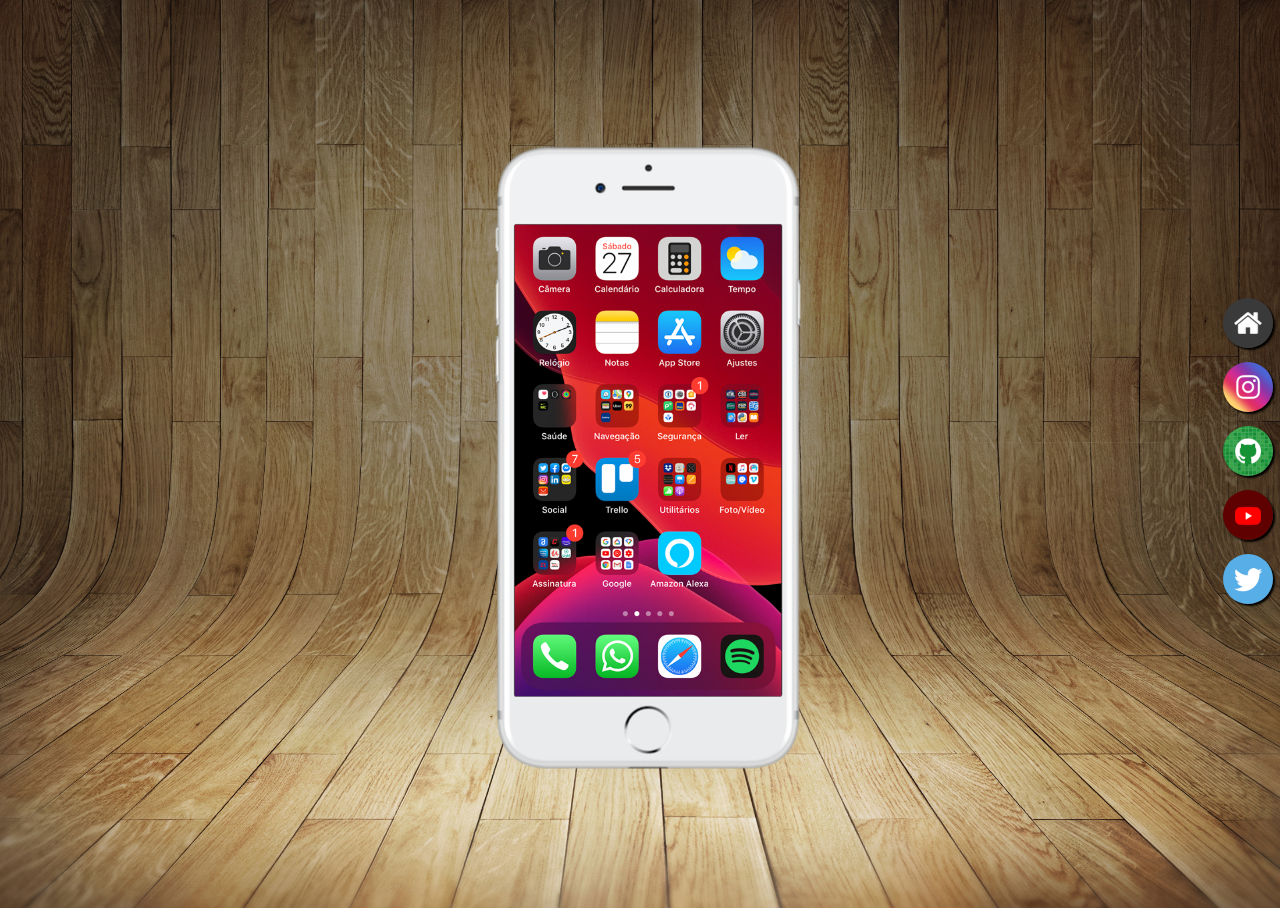
<file: index.html>
<!DOCTYPE html>
<html lang="pt-br">
<head>
    <meta charset="UTF-8">
    <meta name="viewport" content="width=device-width, initial-scale=1.0">
    <title>Redes sociais</title>
    <link rel="stylesheet" href="estilos/style.css">
    <link rel="shortcut icon" href="/imagens/favicon.ico" type="image/x-icon">
</head>
<body>
    <main>
        <section id="cell">
            <iframe src="home.html" frameborder="0" name="tela" id="tela"  >

                
            <p>(Seu navegador não suporta isso)</p>

            </iframe>

        </section>

        <section id="redes">
                <a href="home.html" target="tela" > <img src="imagens/logo-home.jpg" alt="Home"> </a><br>
                <a href="instagram.html" target="tela" > <img src="imagens/logo-instagram.jpg" alt="instagram"> </a><br>
                <a href="github.html" target="tela" > <img src="imagens/logo-github.jpg" alt="github"></a><br>
                <a href="youtube.html" target="tela" > <img src="imagens/logo-youtube.jpg" alt="Youtube"> </a> <br>
                <a href="twitter.html" target="tela" > <img src="imagens/logo-twitter.jpg" alt="Twitter"> </a>
        </section>
    </main>
</body>
</html>
</file>
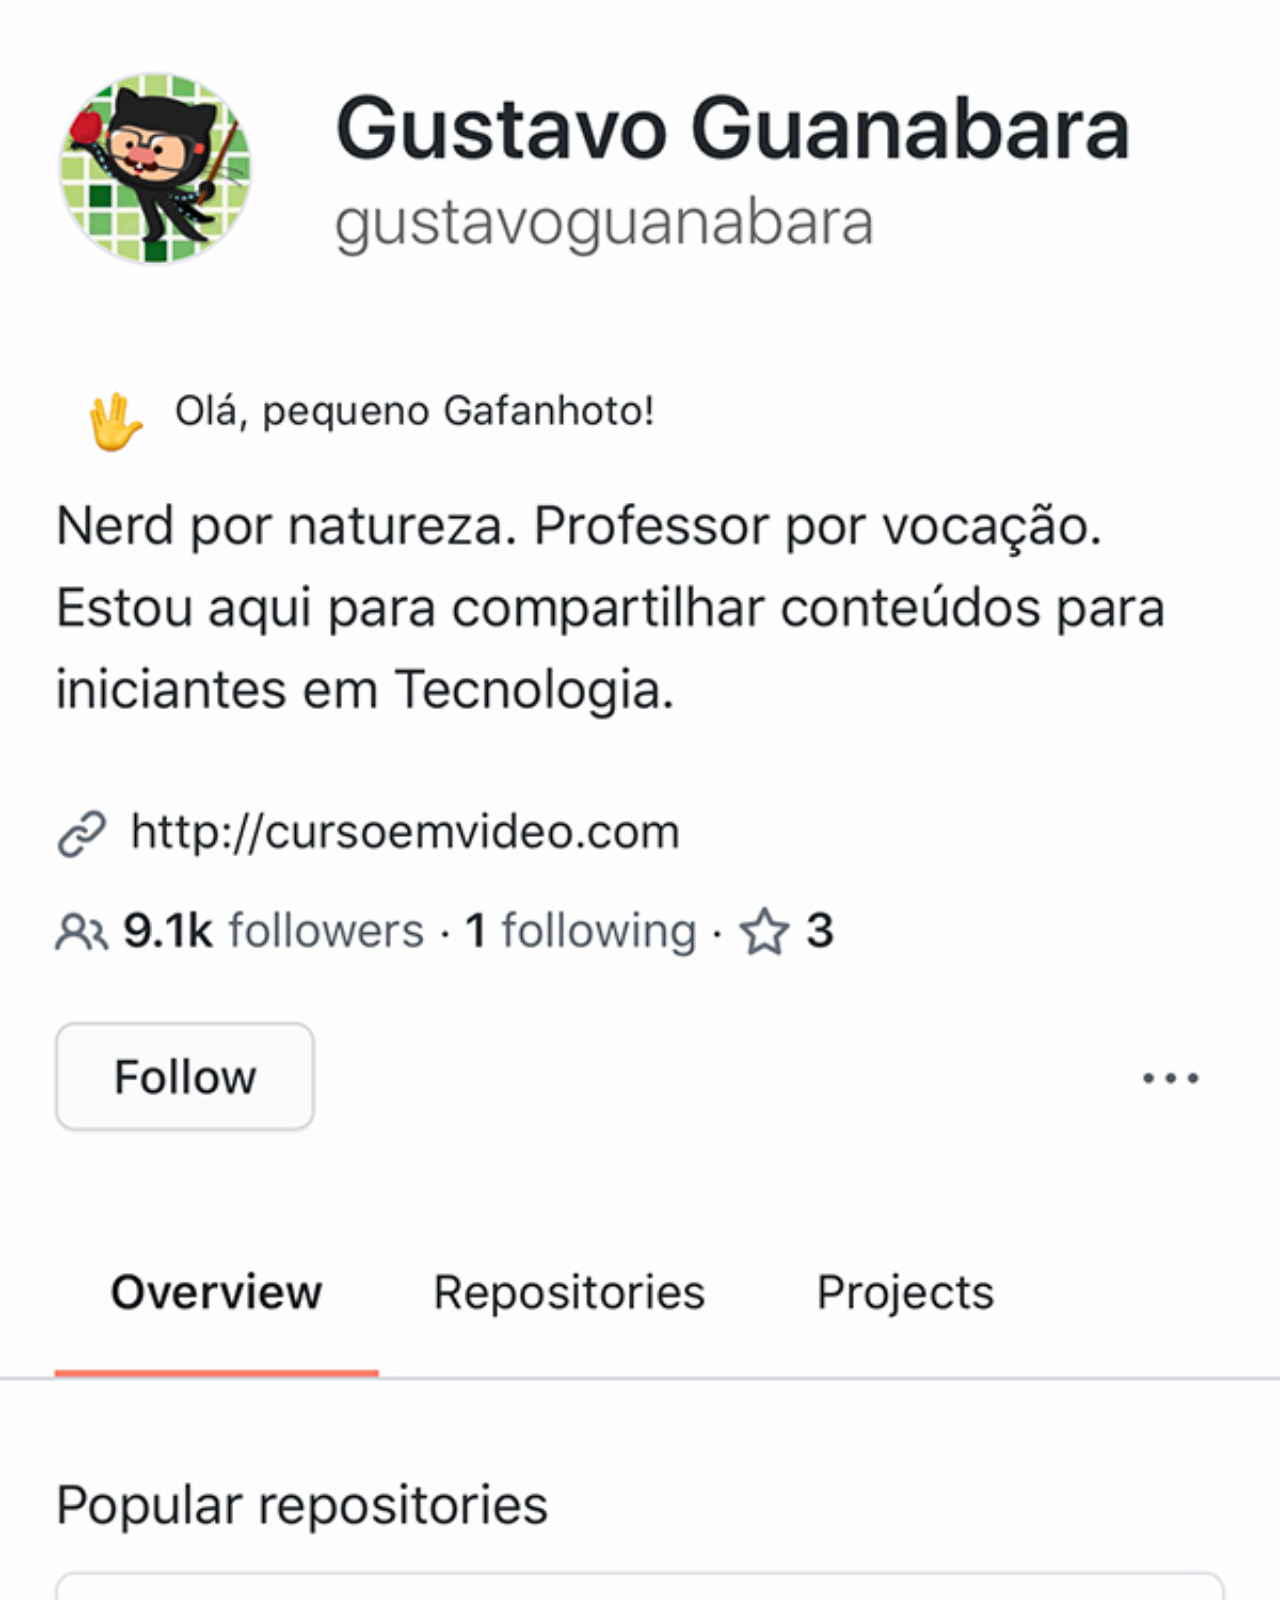
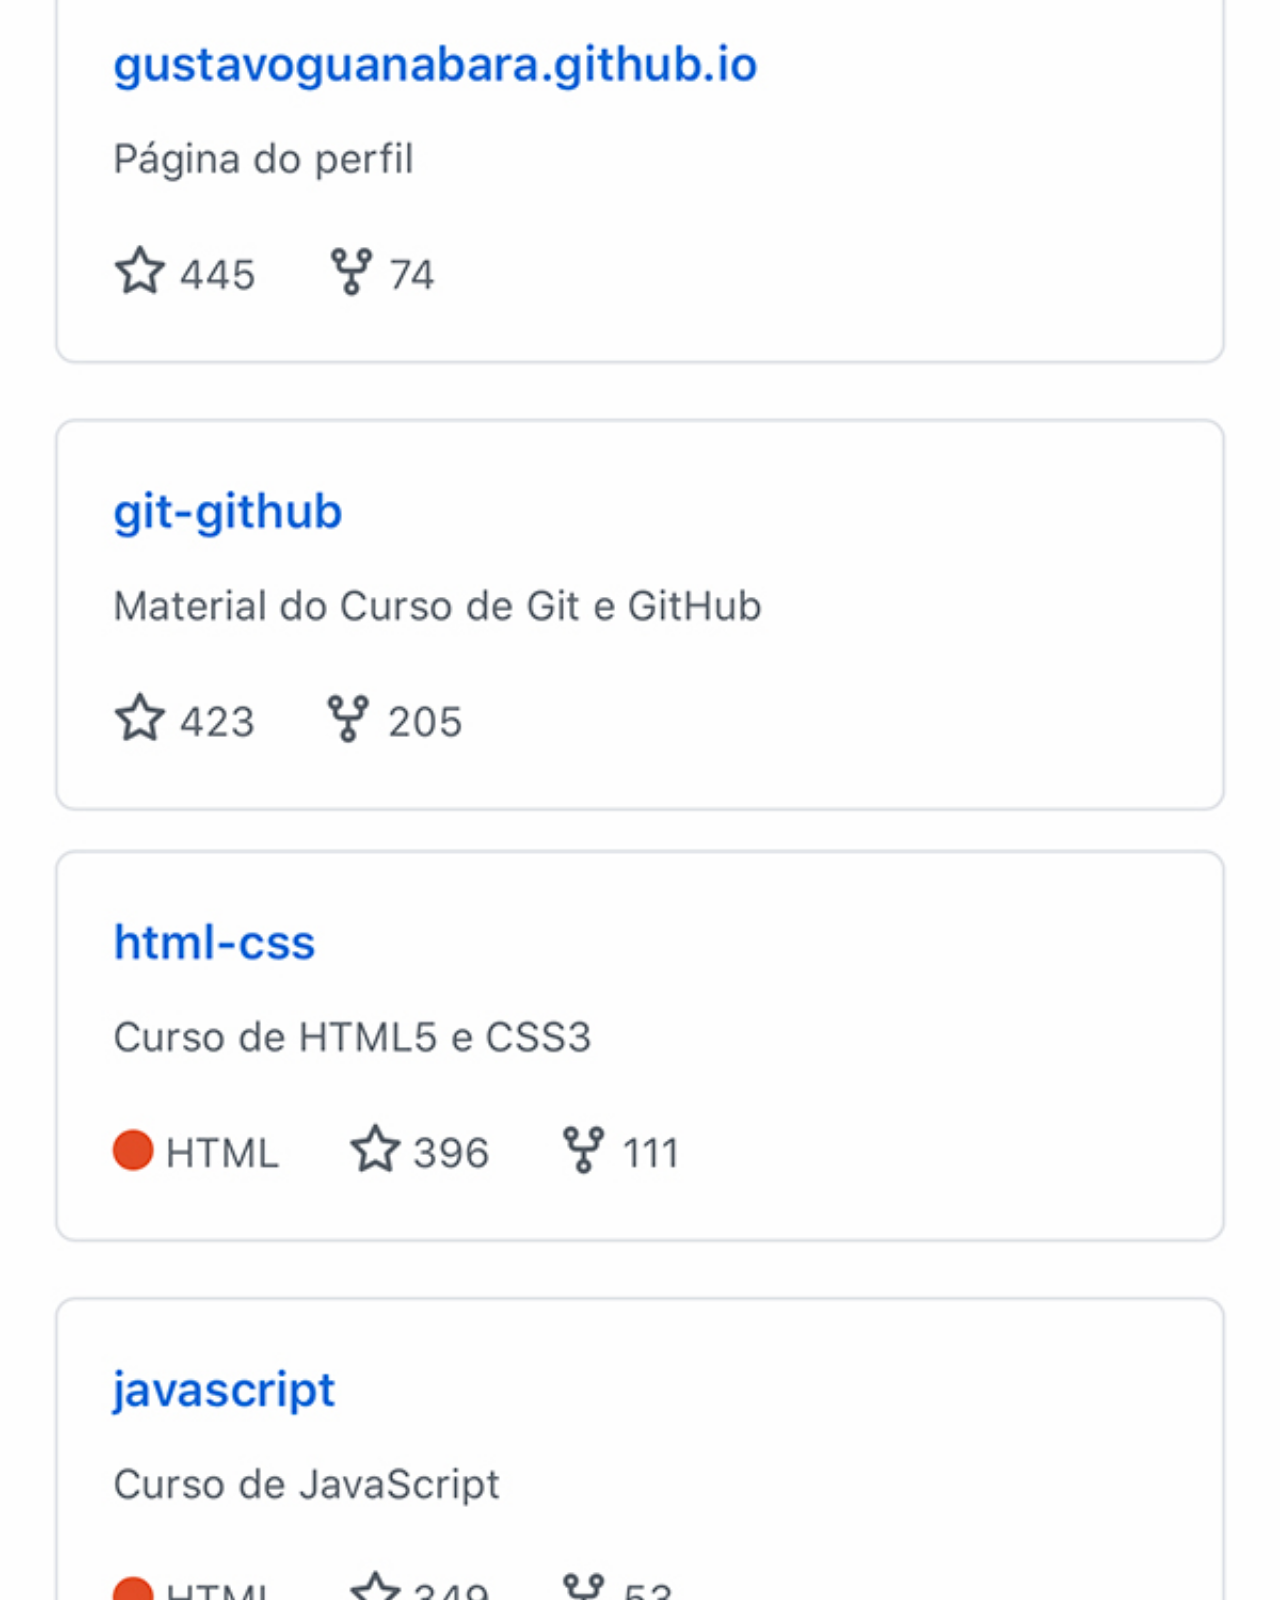
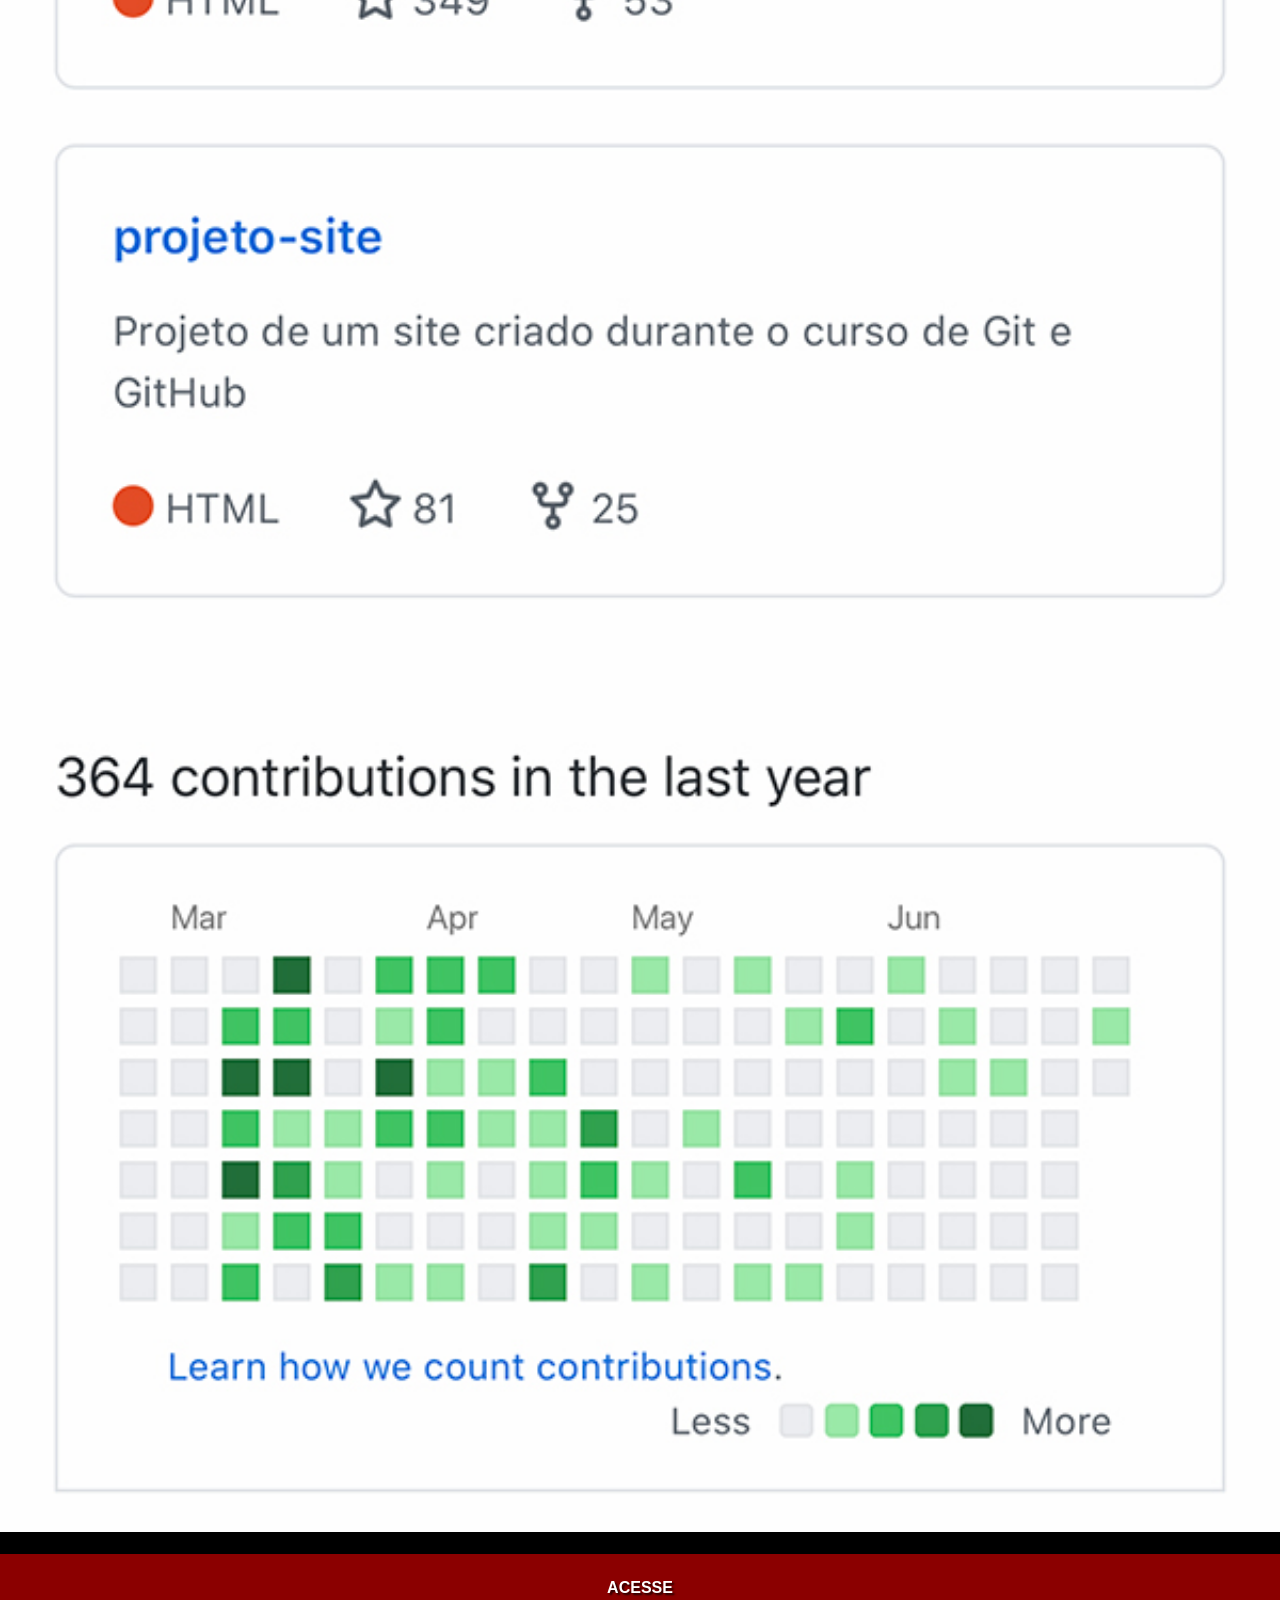
<file: github.html>
<!DOCTYPE html>
<html lang="pt-br">
<head>
    <meta charset="UTF-8">
    <meta name="viewport" content="width=device-width, initial-scale=1.0">
    <title>GitHub</title>
    <link rel="stylesheet" href="estilos/social.css">
</head>
<body>
    <img src="imagens/tela-github.jpg" alt="GitHub">~
    <a href="https://github.com/gustavoguanabara" target="_blank" >ACESSE</a>
</body>
</html>
</file>
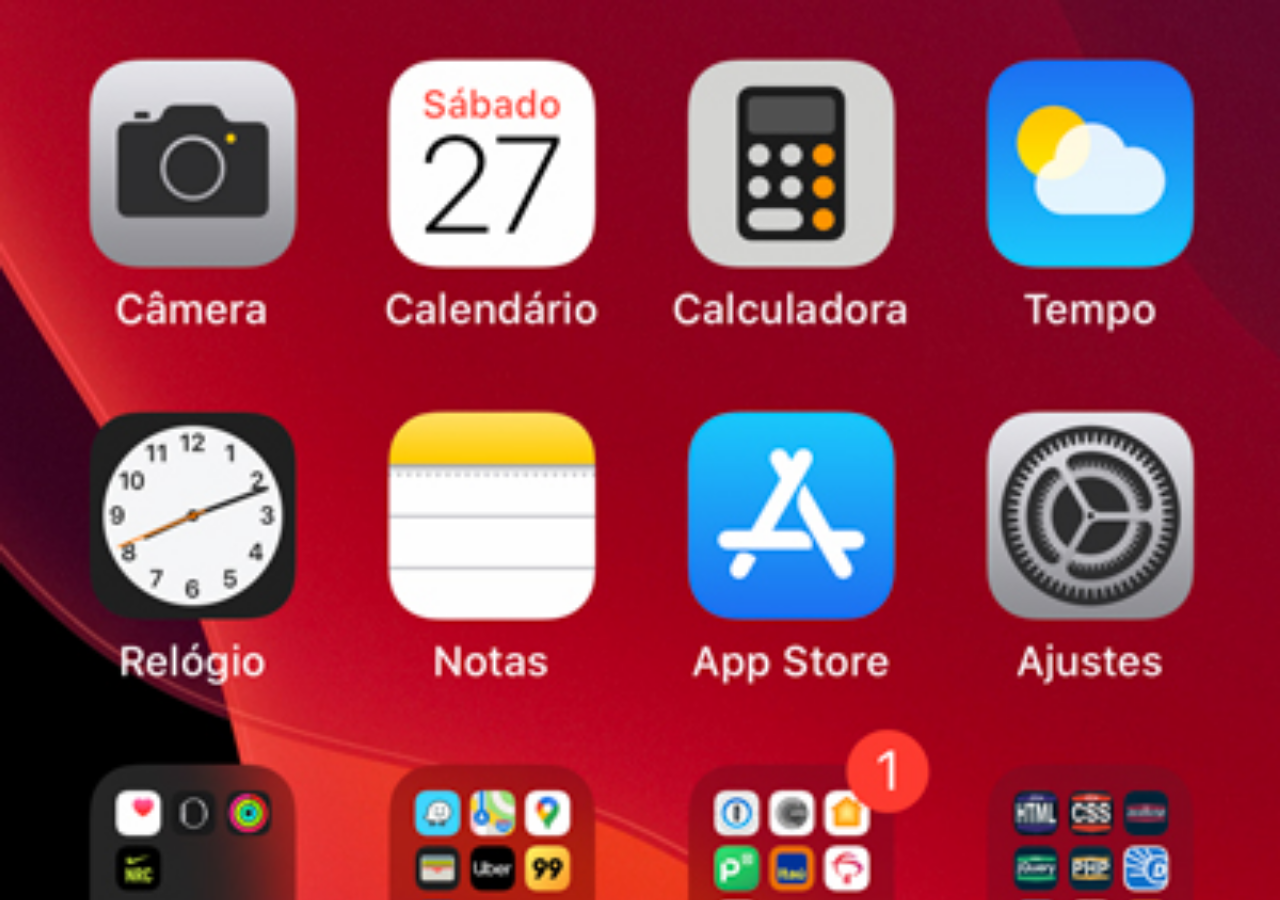
<file: home.html>
<!DOCTYPE html>
<html lang="pt-br">
<head>
    <meta charset="UTF-8">
    <meta name="viewport" content="width=device-width, initial-scale=1.0">
    <title>Home</title>

    <style>
        *{
            margin: 0;
            padding: 0;
            box-sizing: border-box;
        }
        
        body{
            background: black url(imagens/tela-home.jpg) no-repeat top center ;
            width: 100vw;
            height: 100vh;
            background-size: cover ;
        }
        
    </style>

</head>
<body>
</body>
</html>
</file>
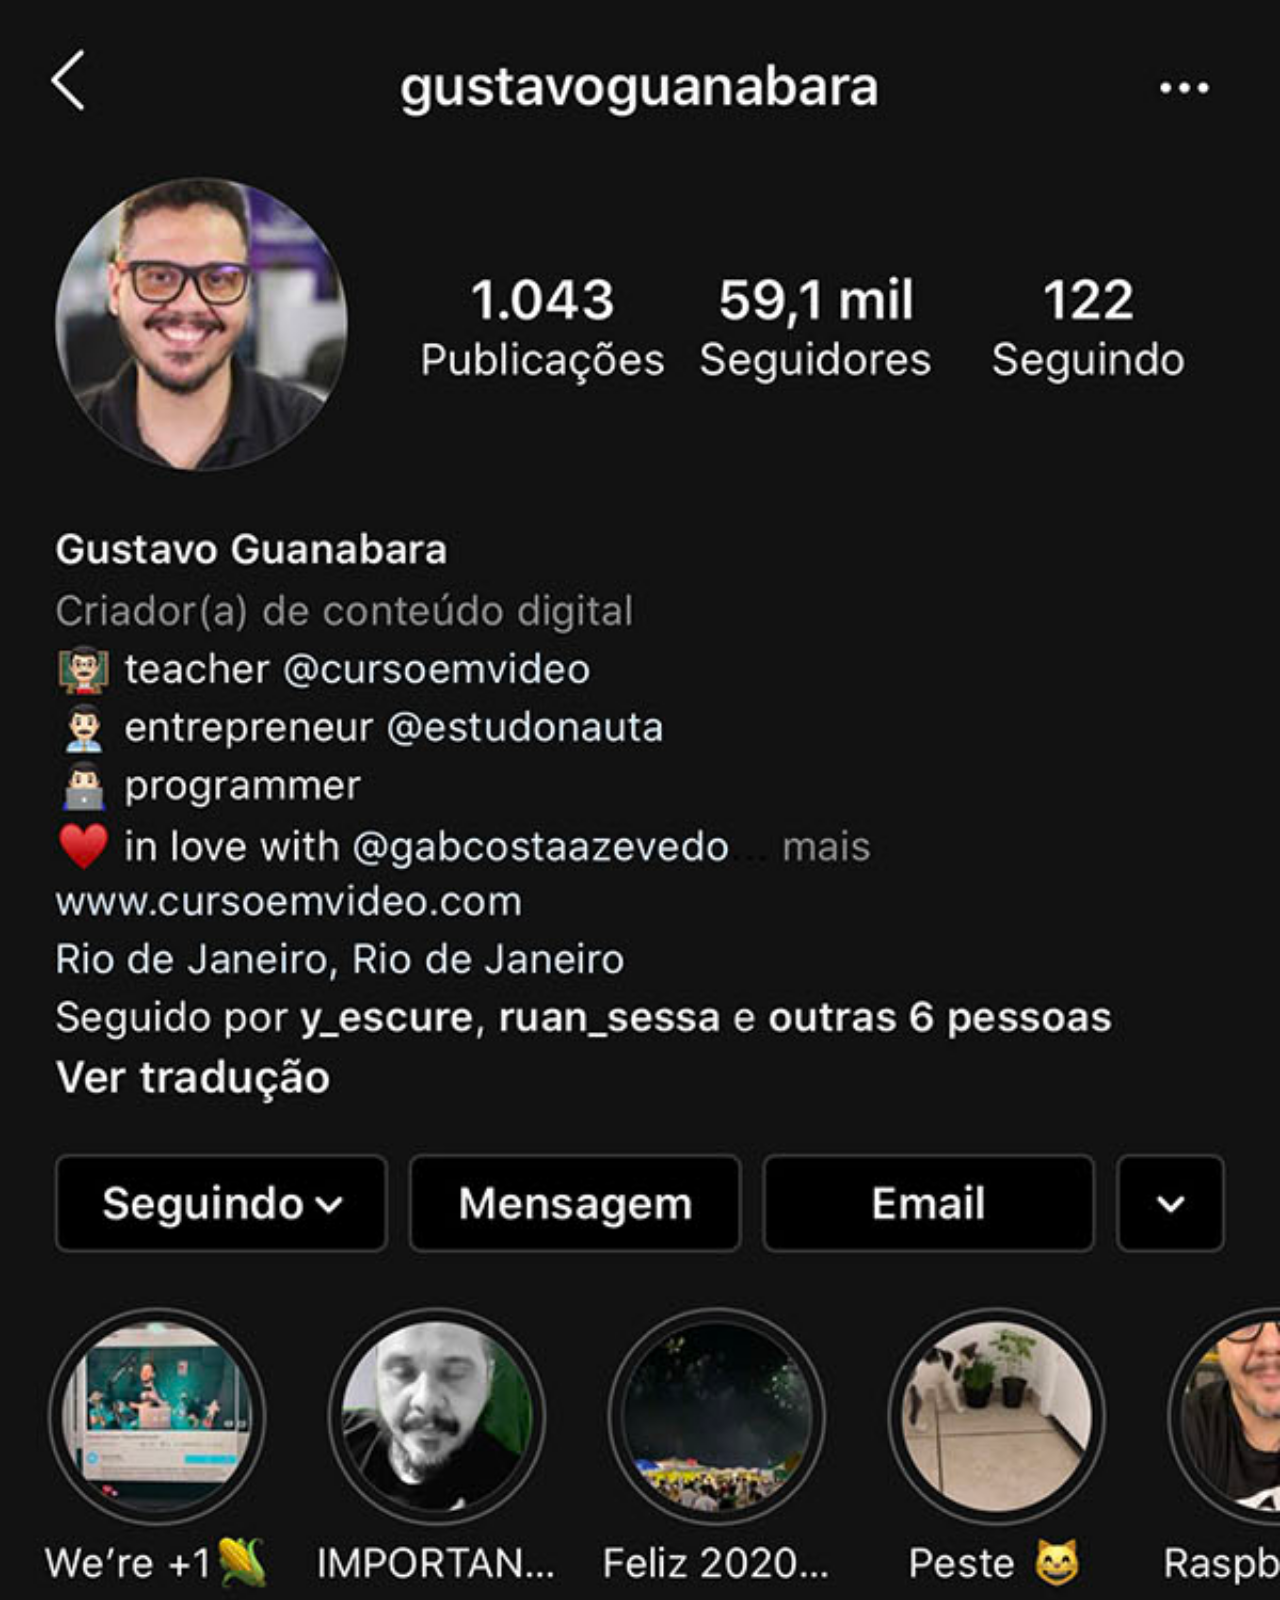
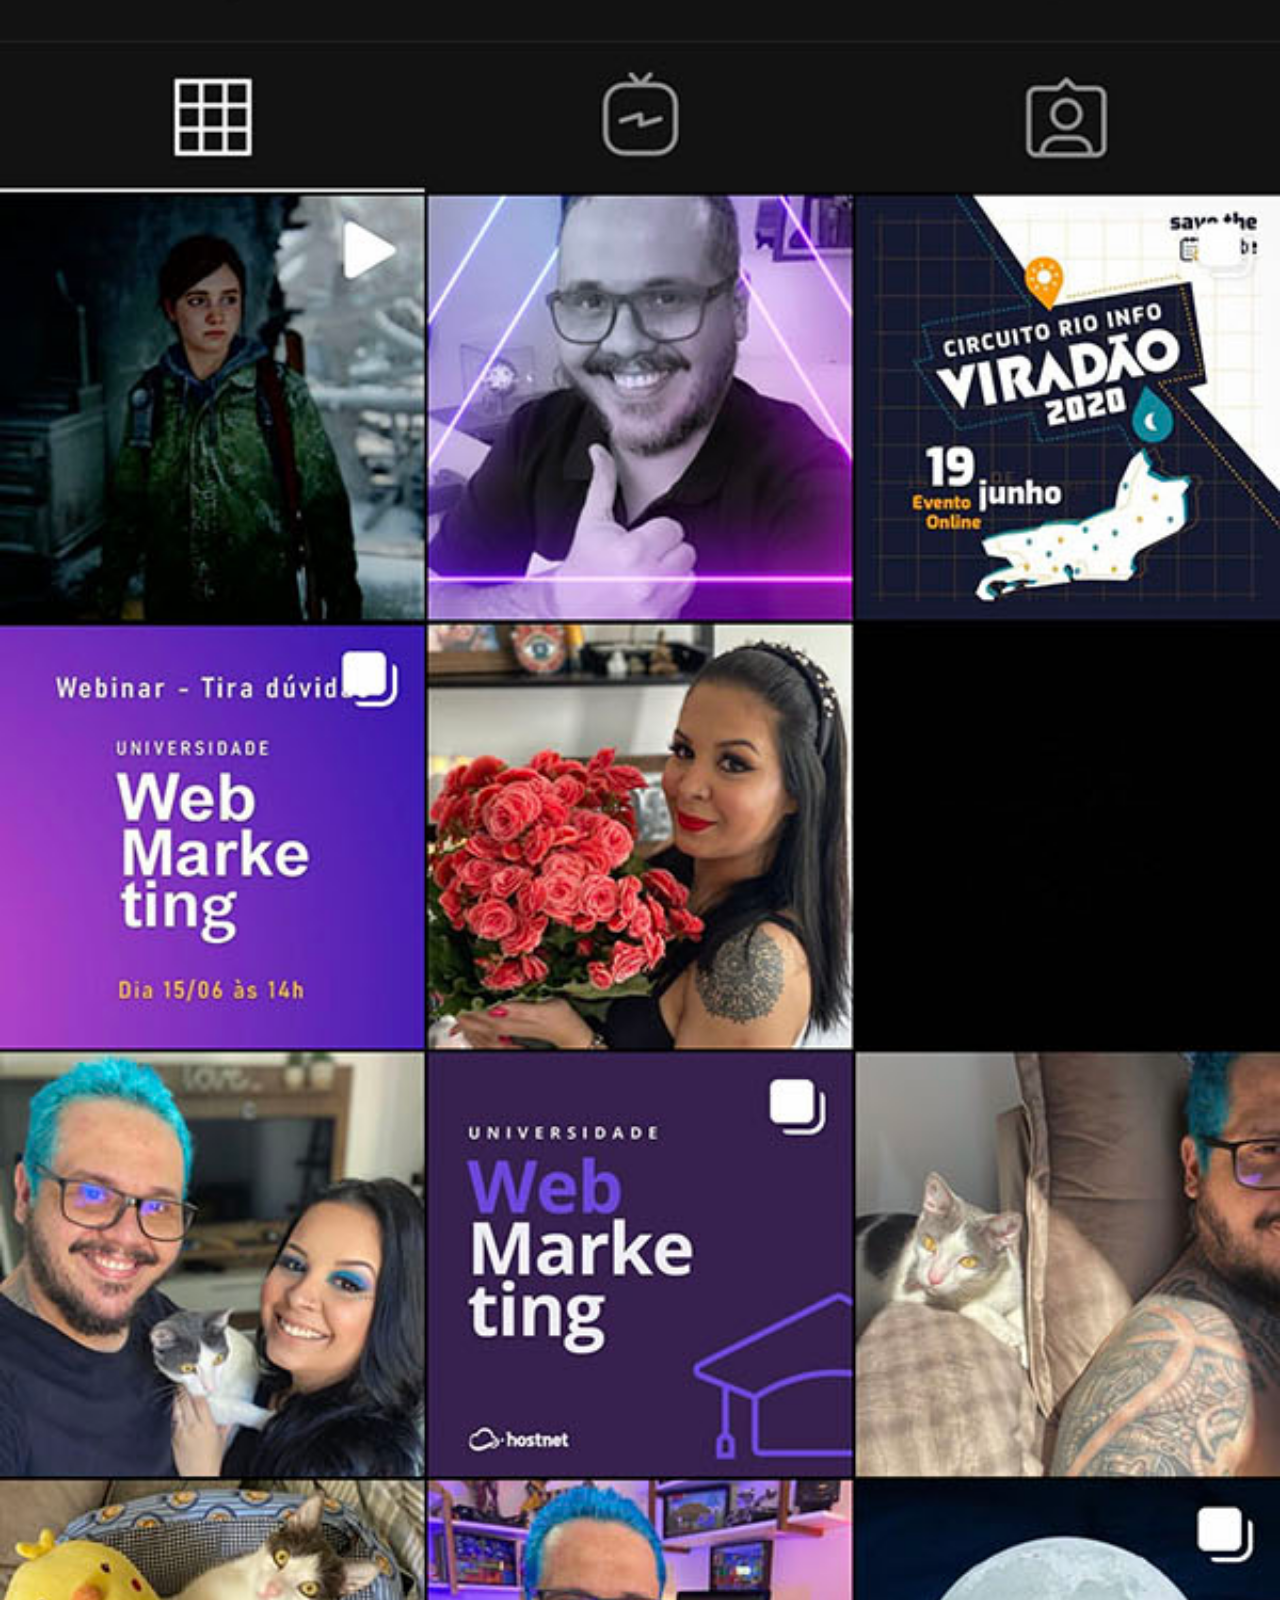
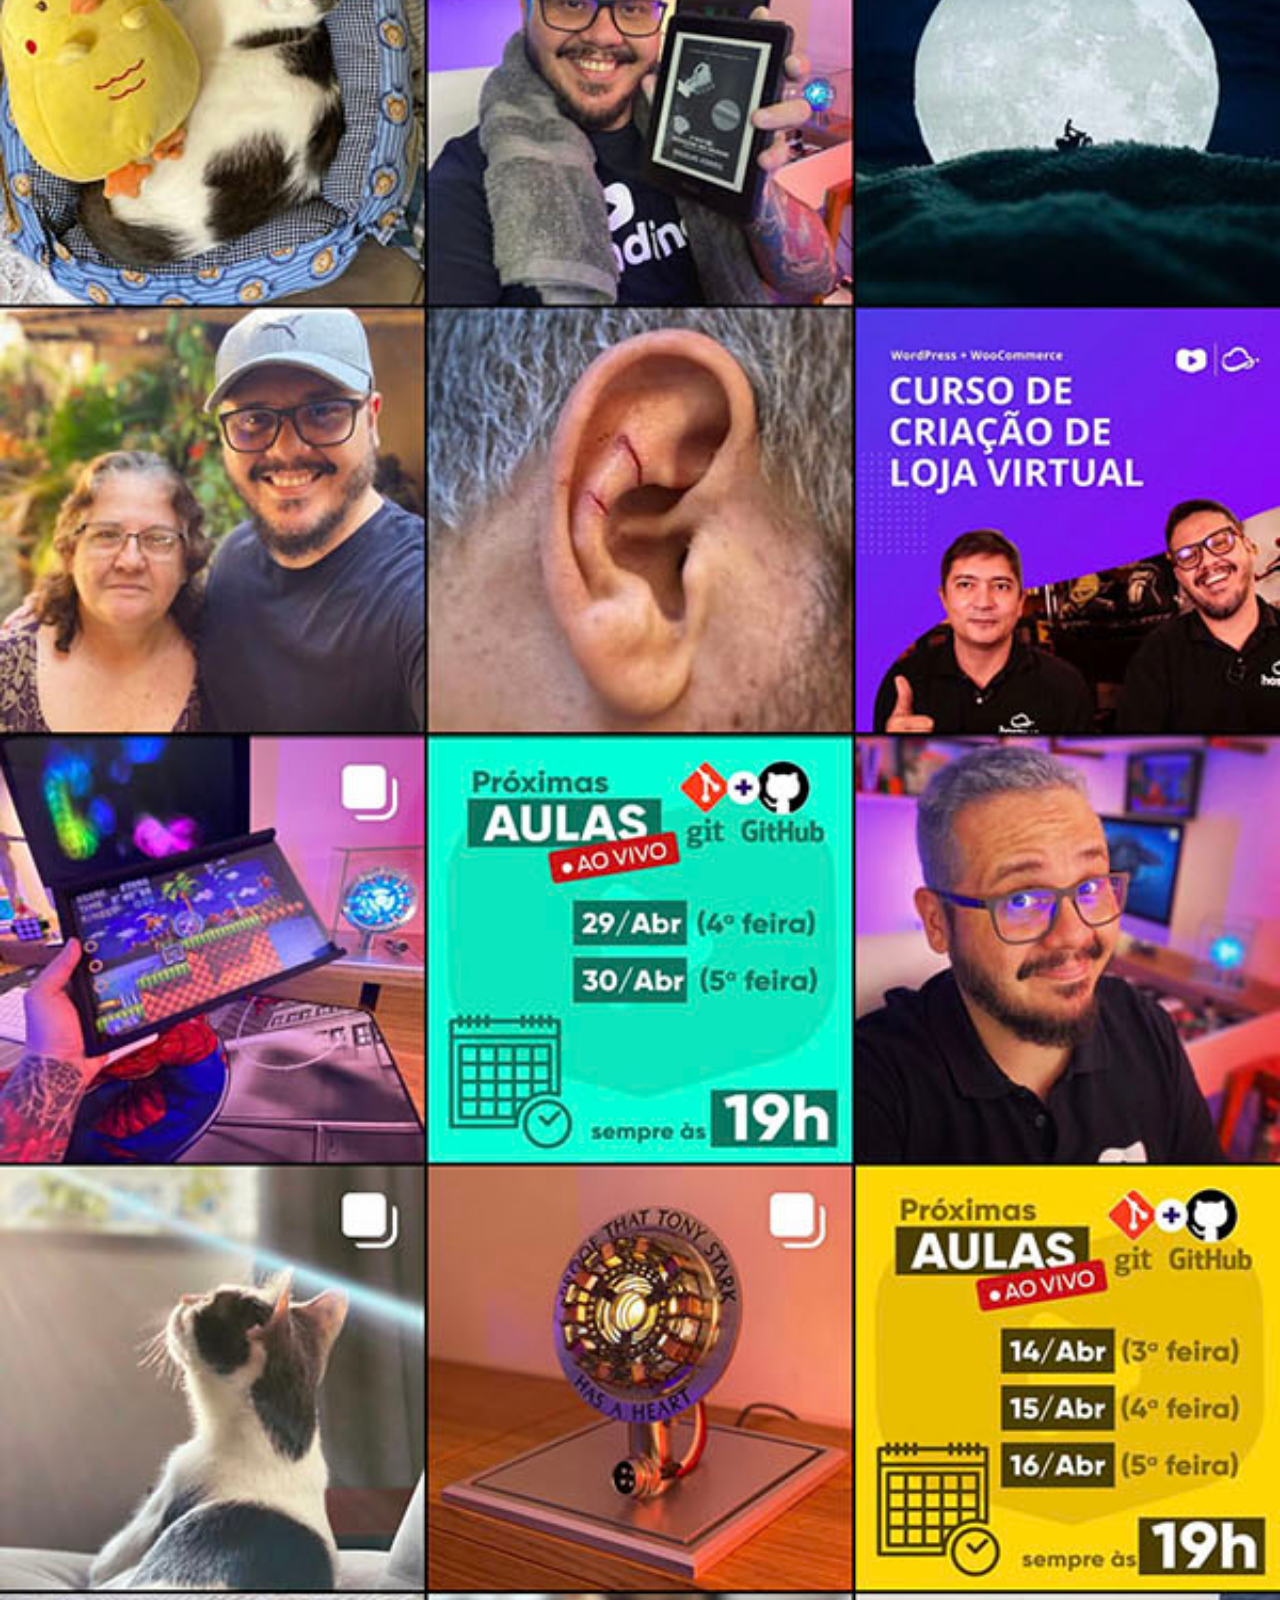
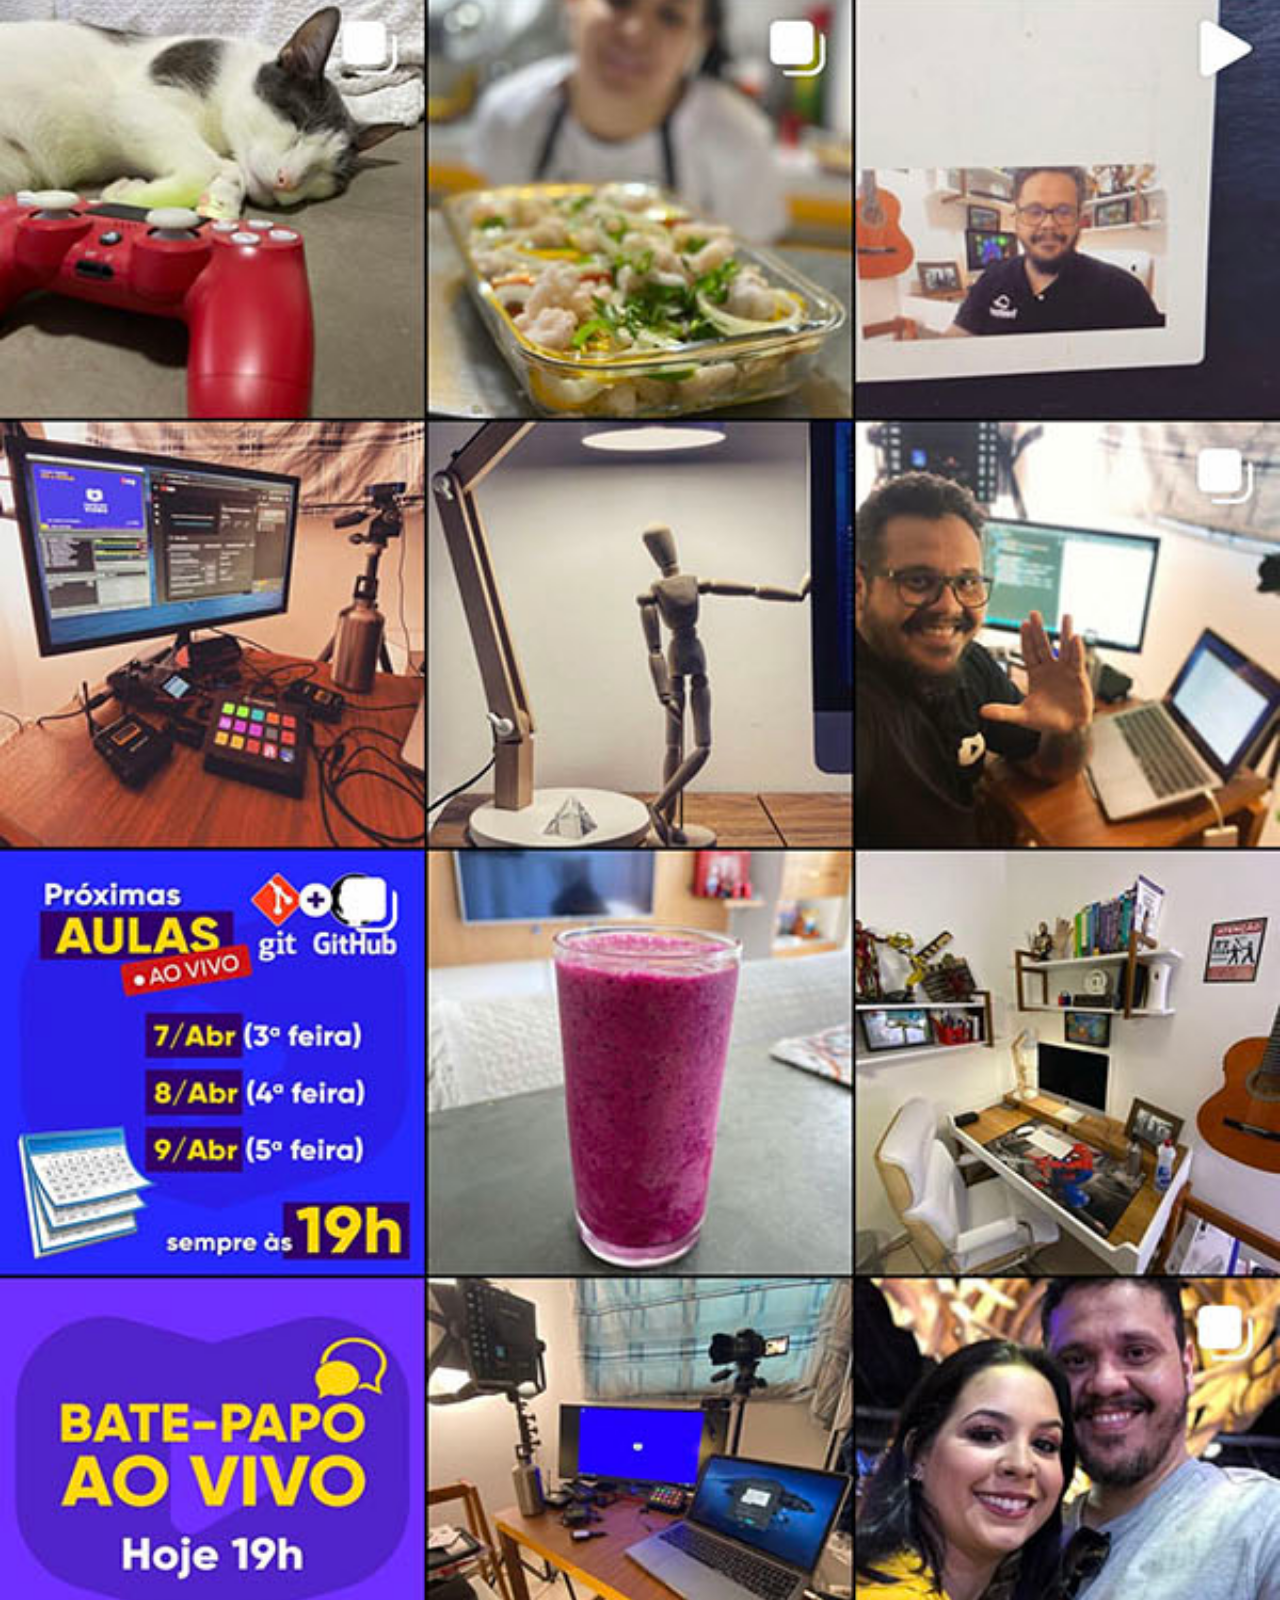
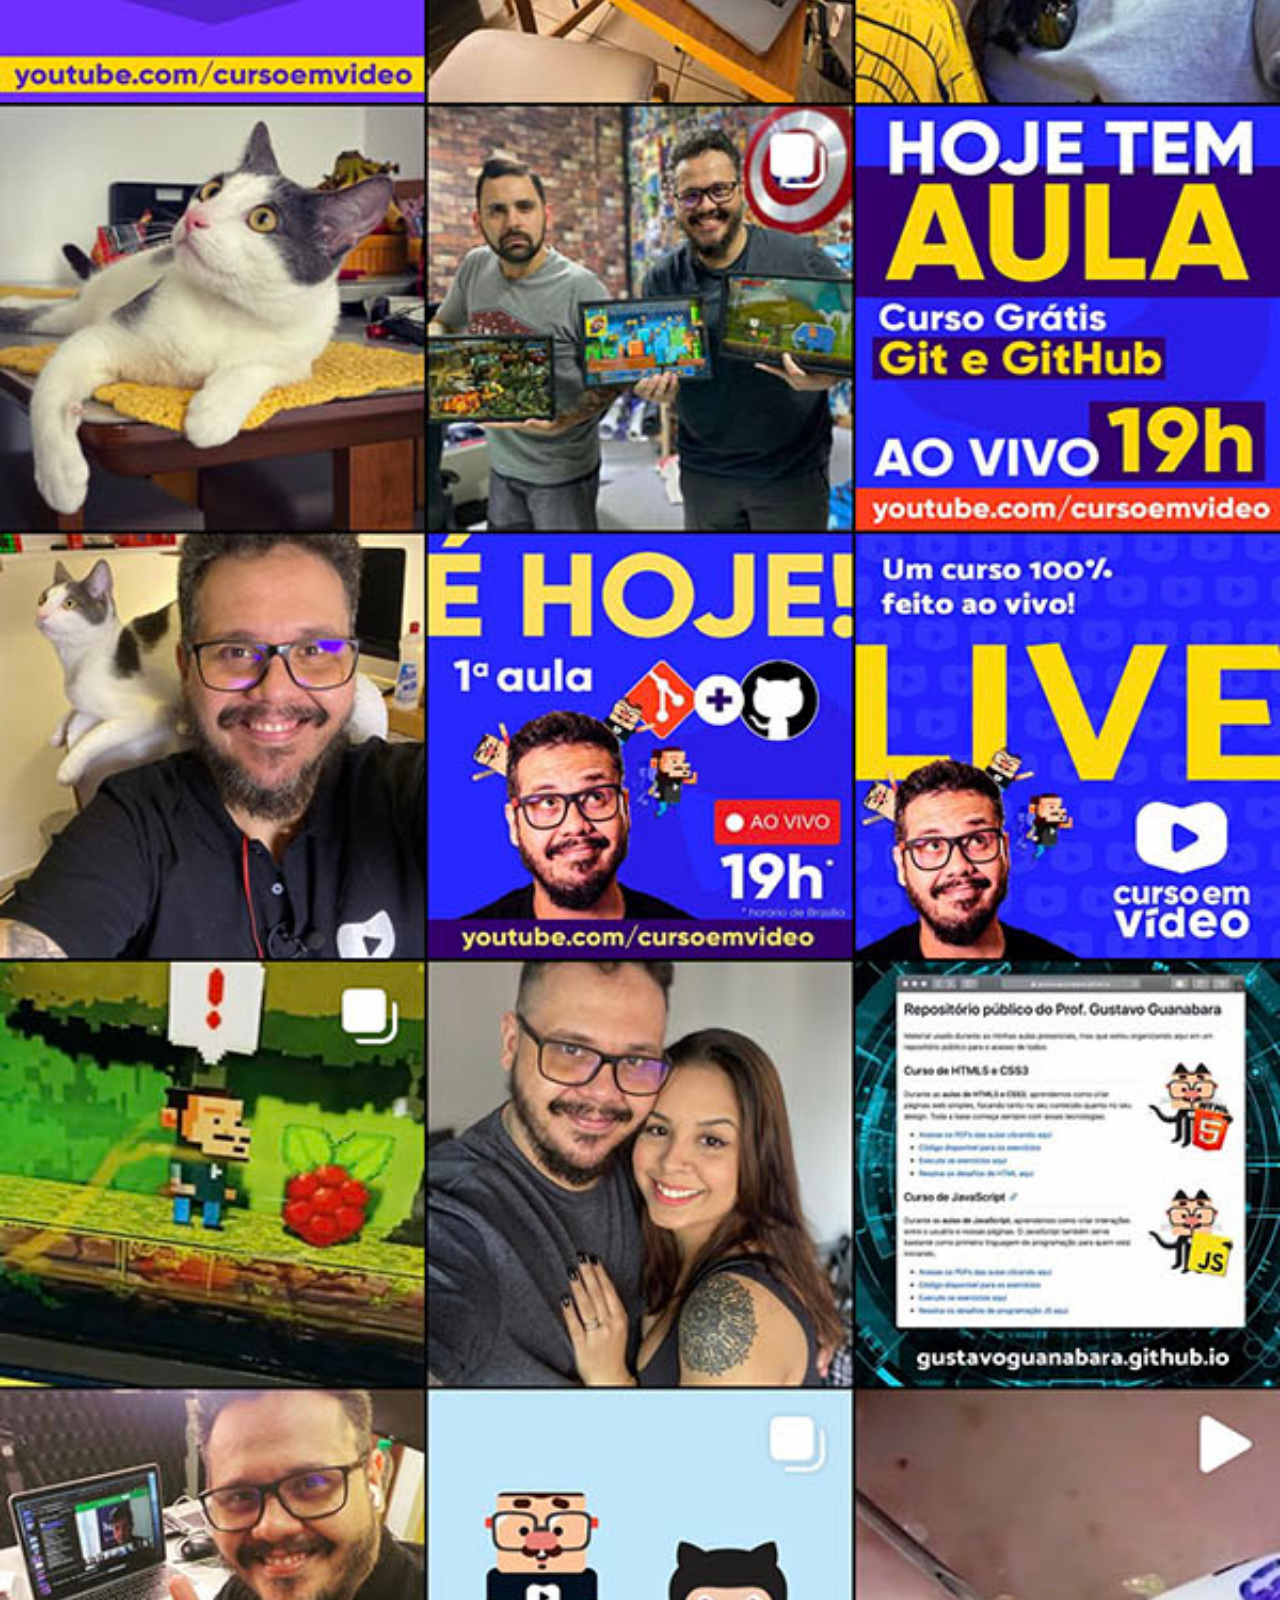
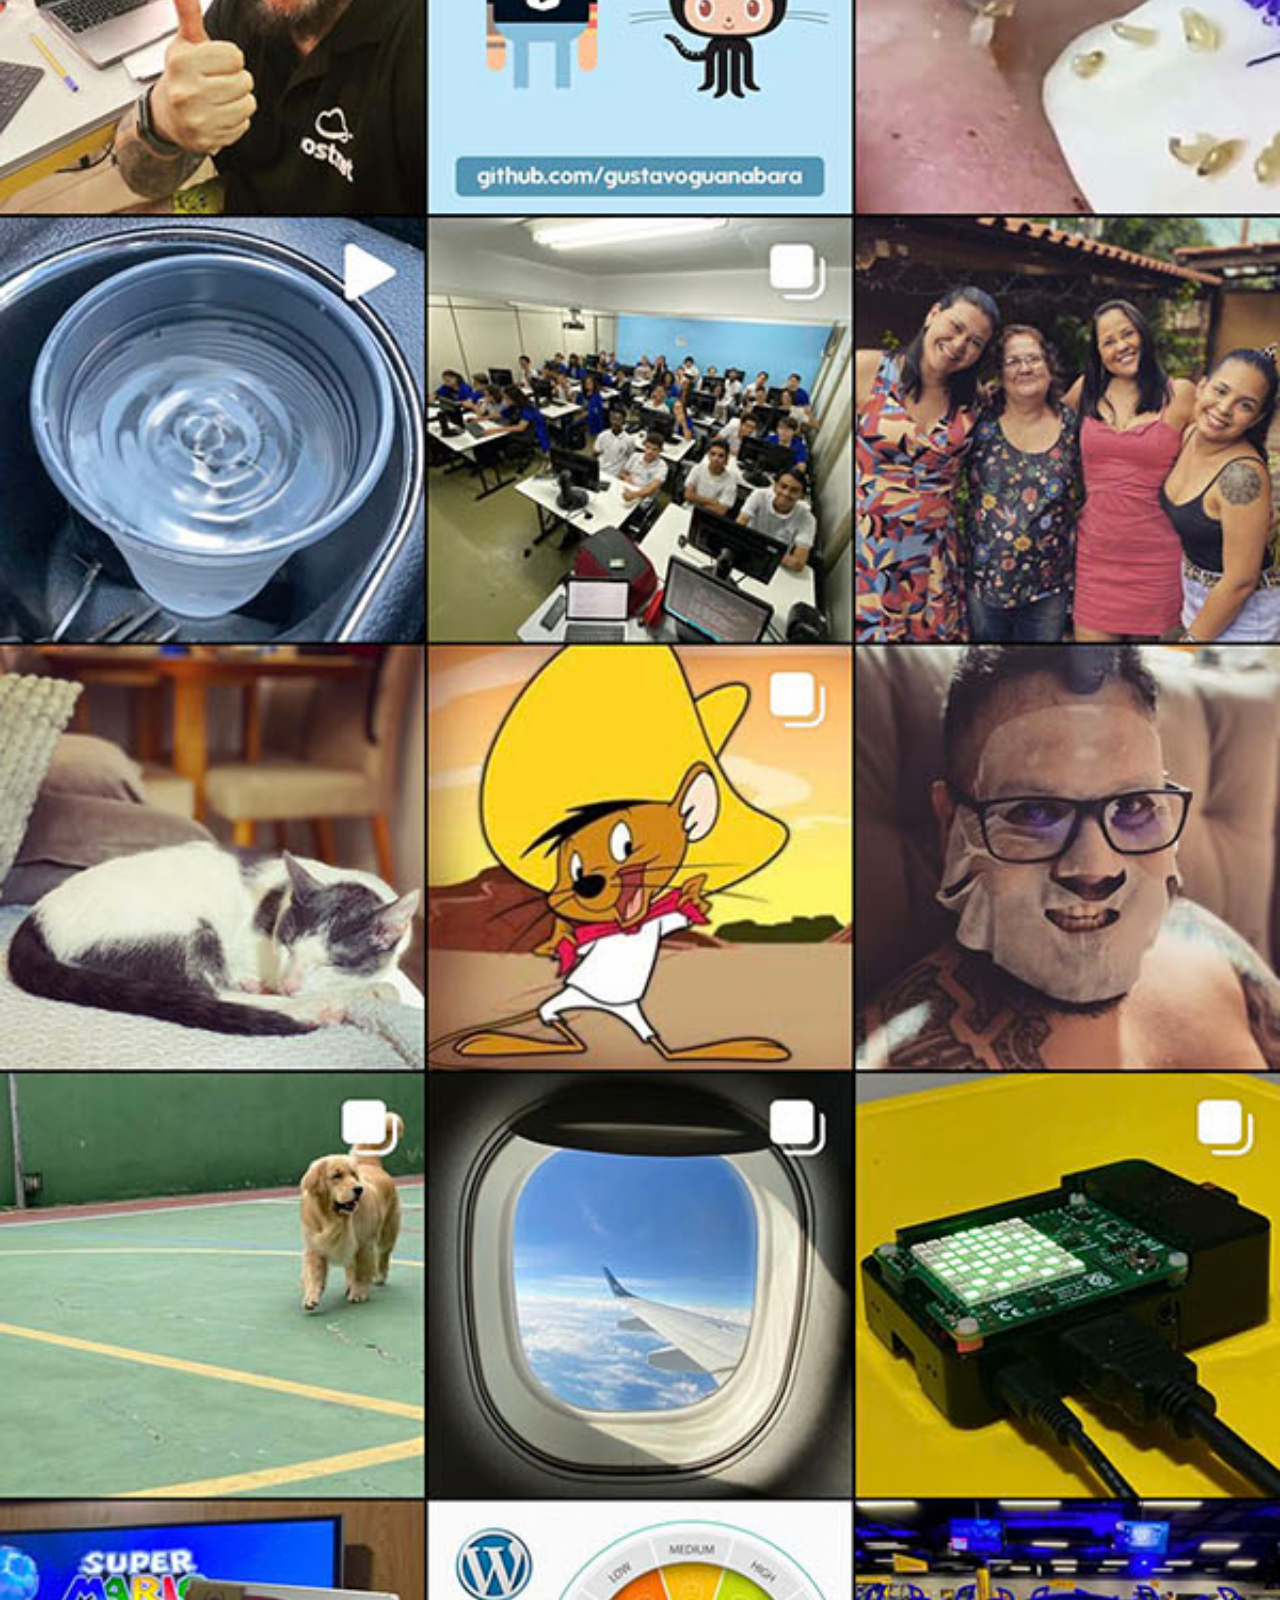
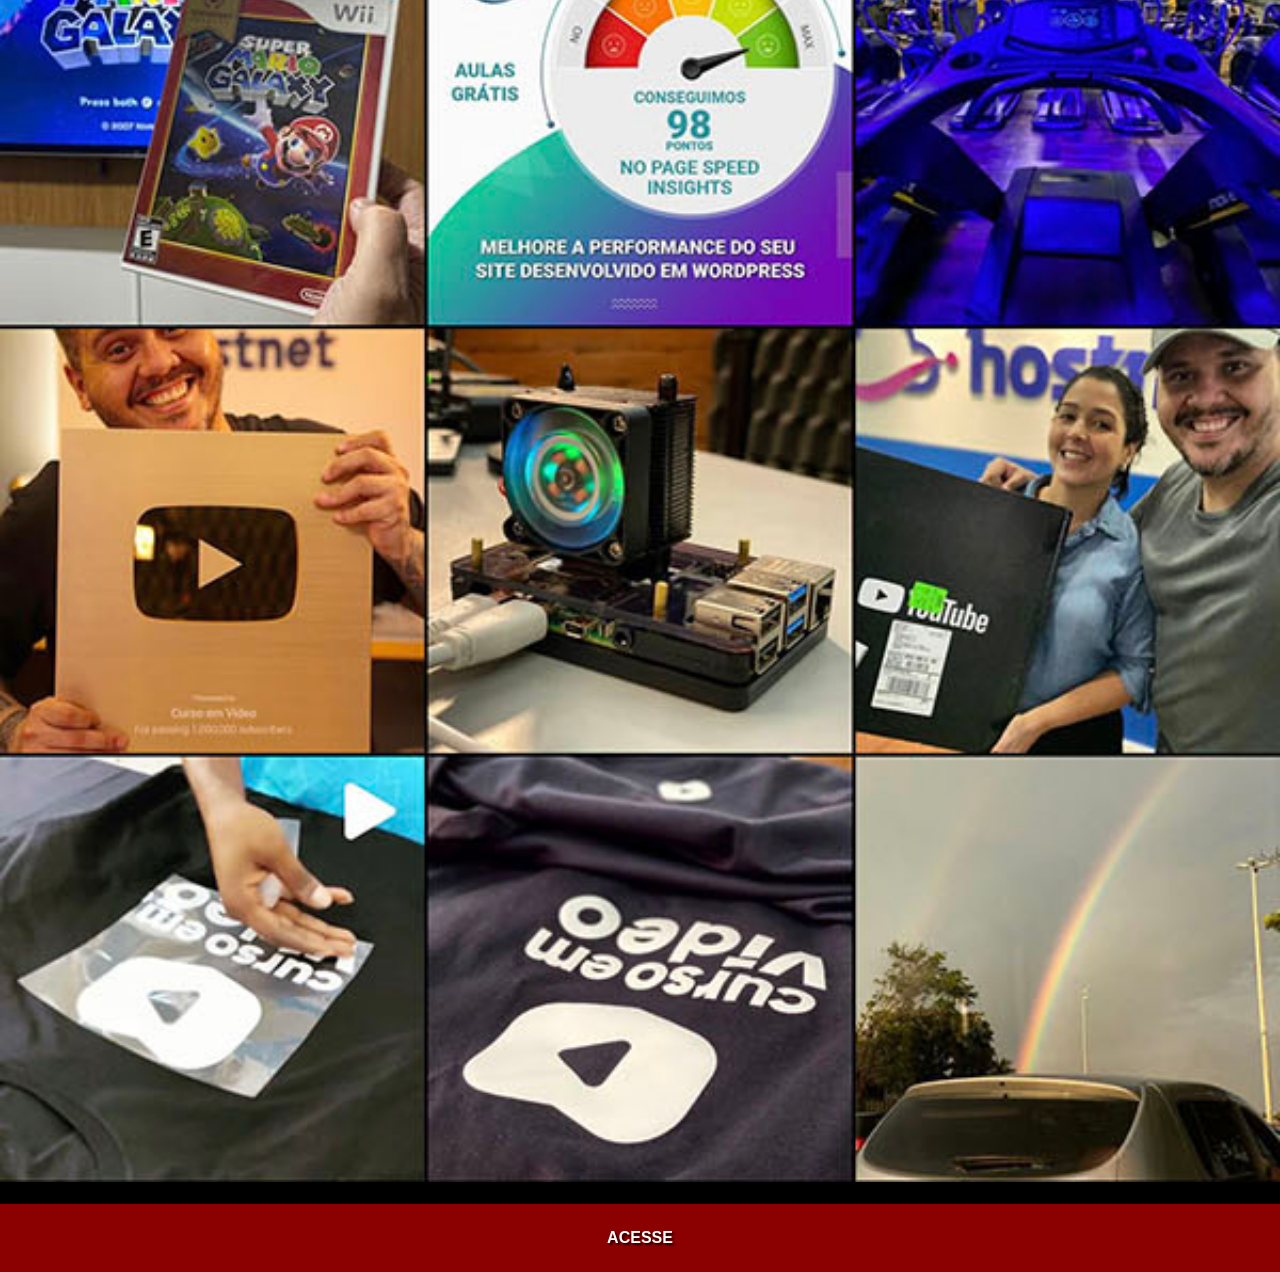
<file: instagram.html>
<!DOCTYPE html>
<html lang="pt-br">
<head>
    <meta charset="UTF-8">
    <meta name="viewport" content="width=device-width, initial-scale=1.0">
    <title>instagram</title>
    <link rel="stylesheet" href="estilos/social.css">
</head>
<body>
    <img src="imagens/tela-instagram.jpg" alt="instagram">~
    <a href="https://www.instagram.com/gustavoguanabara/" target="_blank" >ACESSE</a>
</body>
</html>
</file>
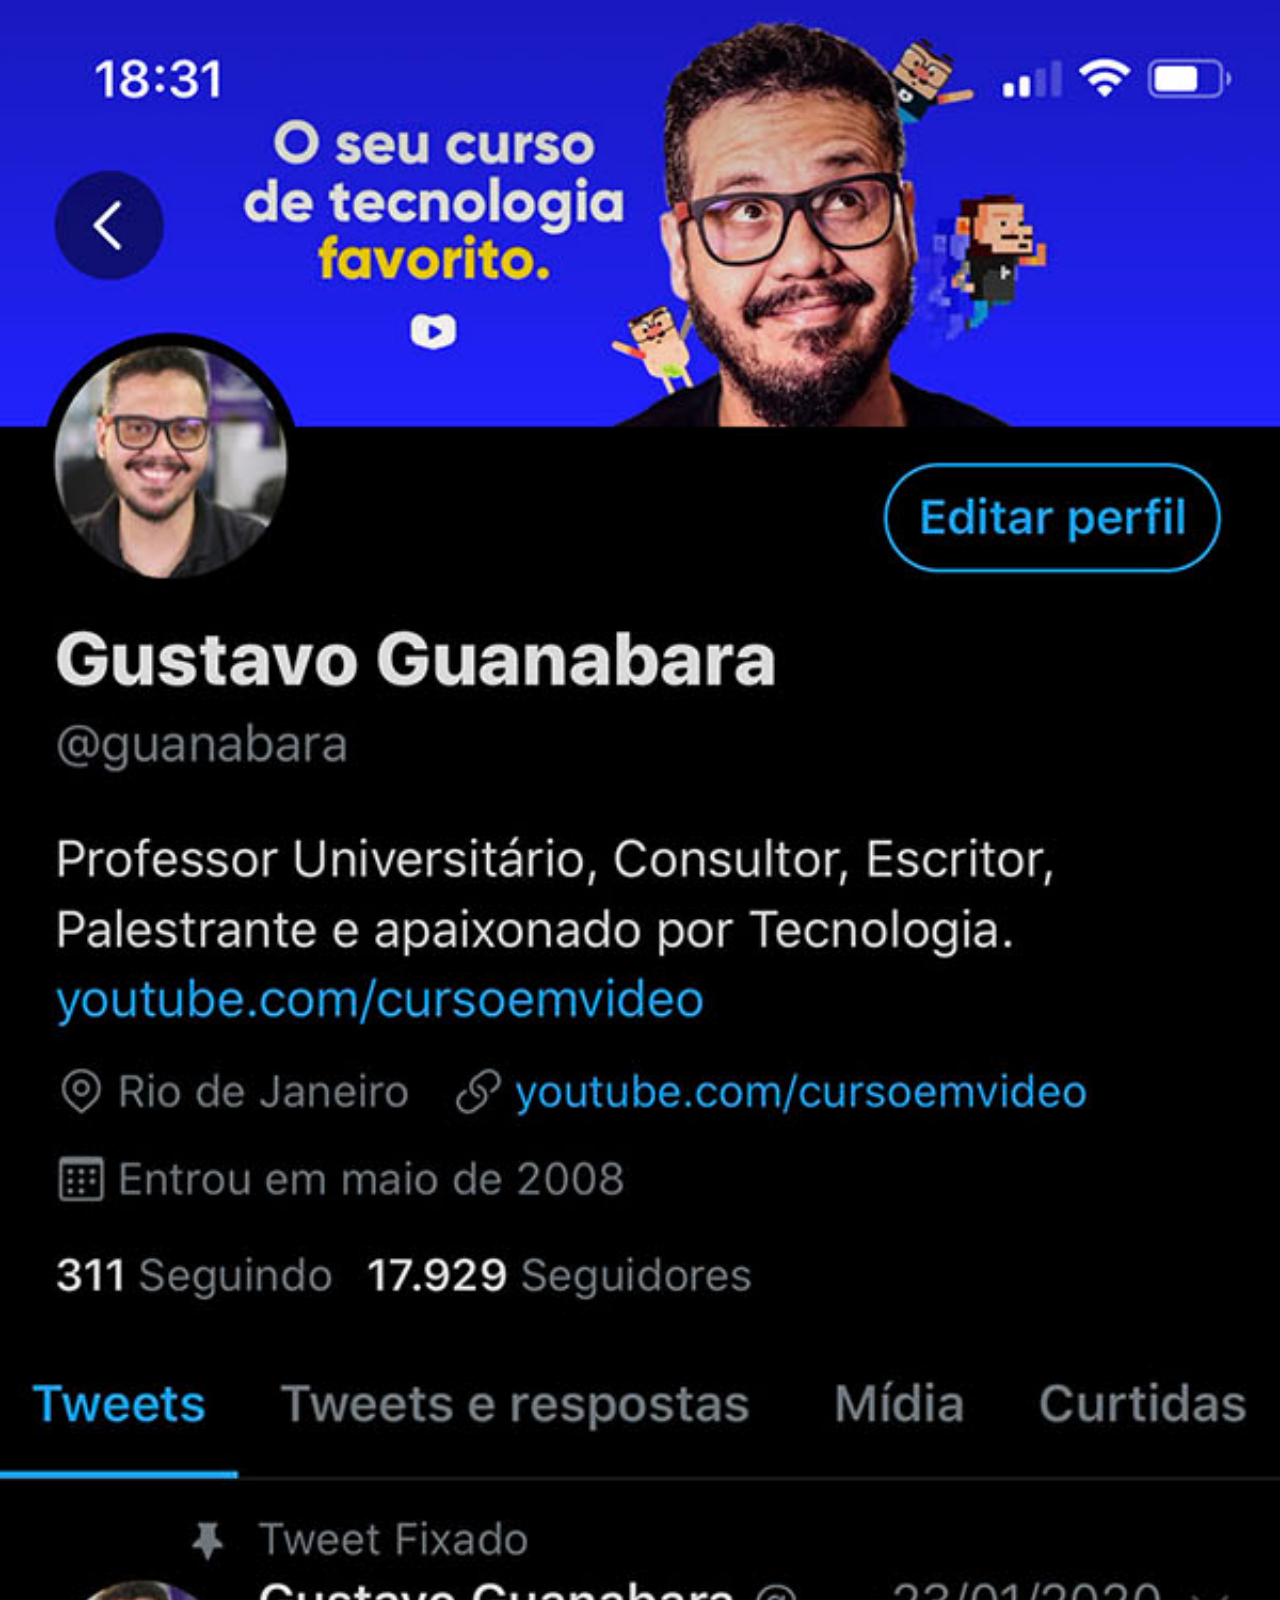
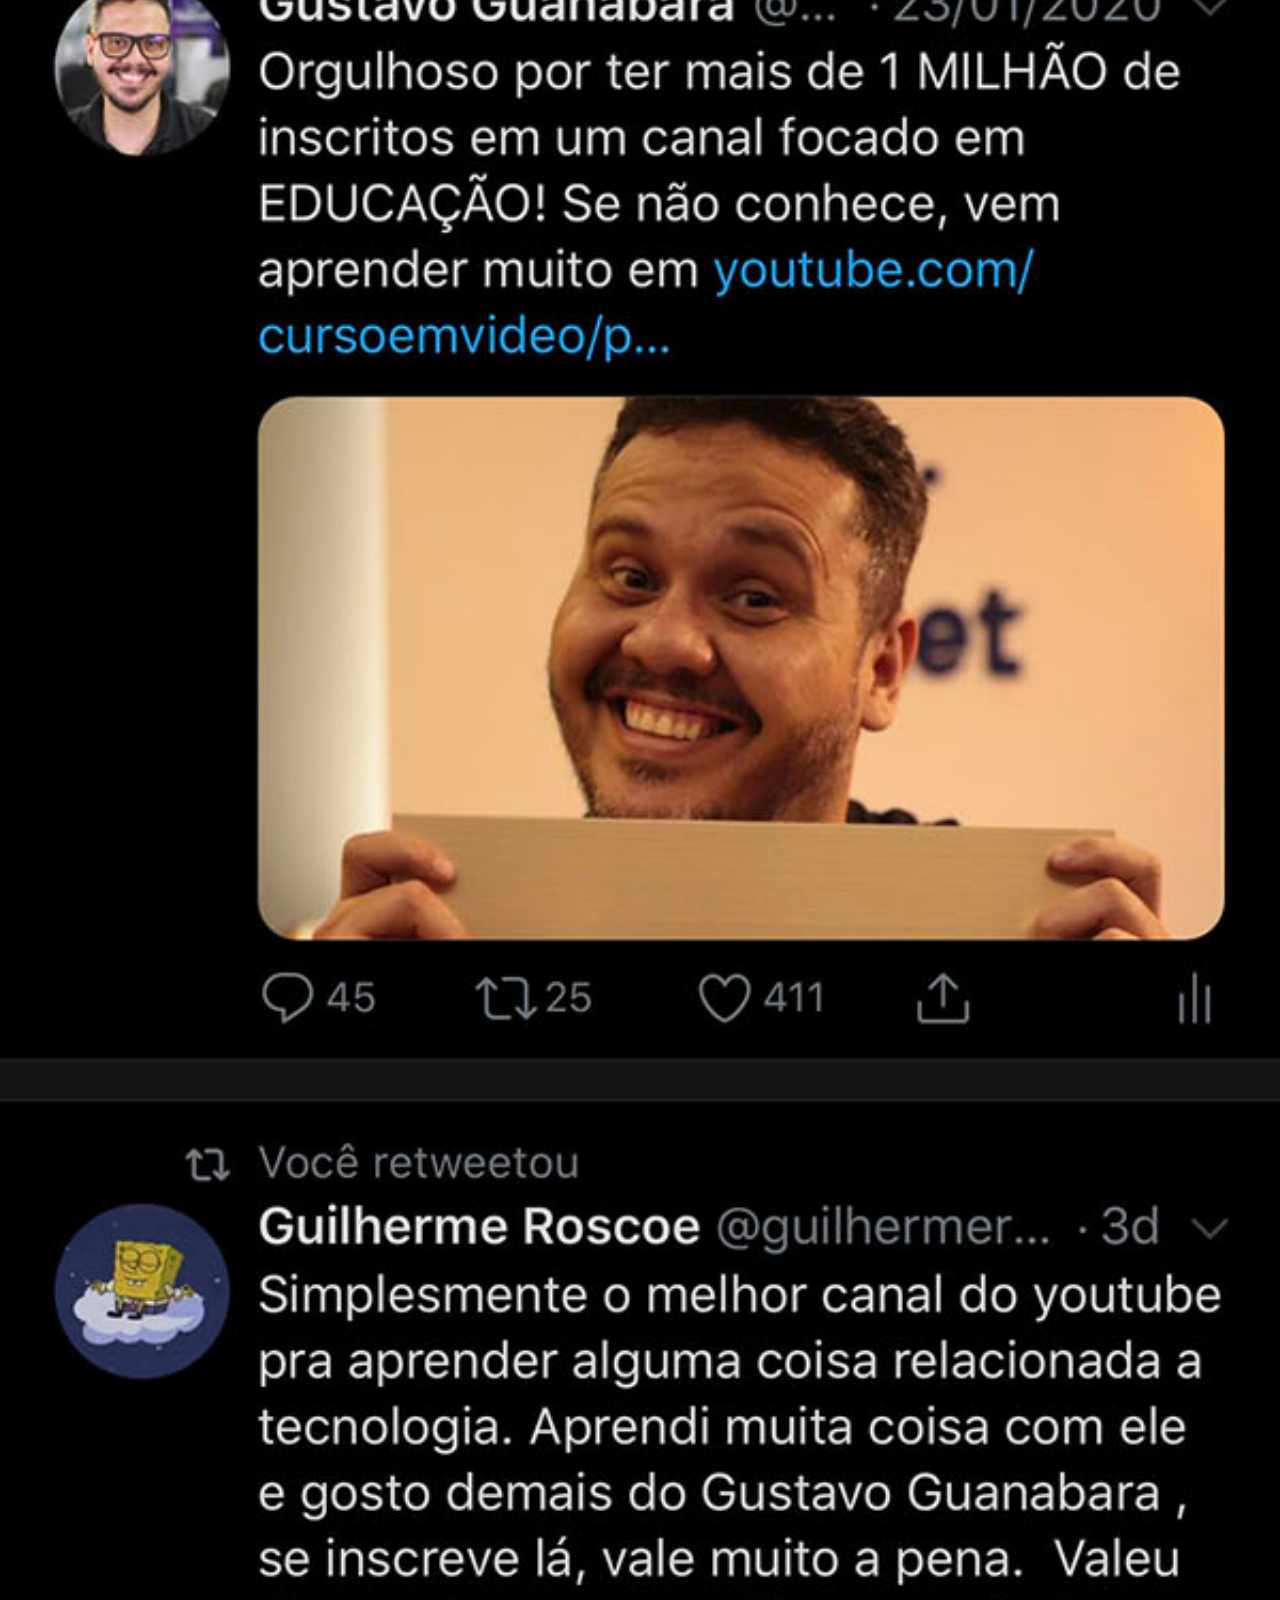
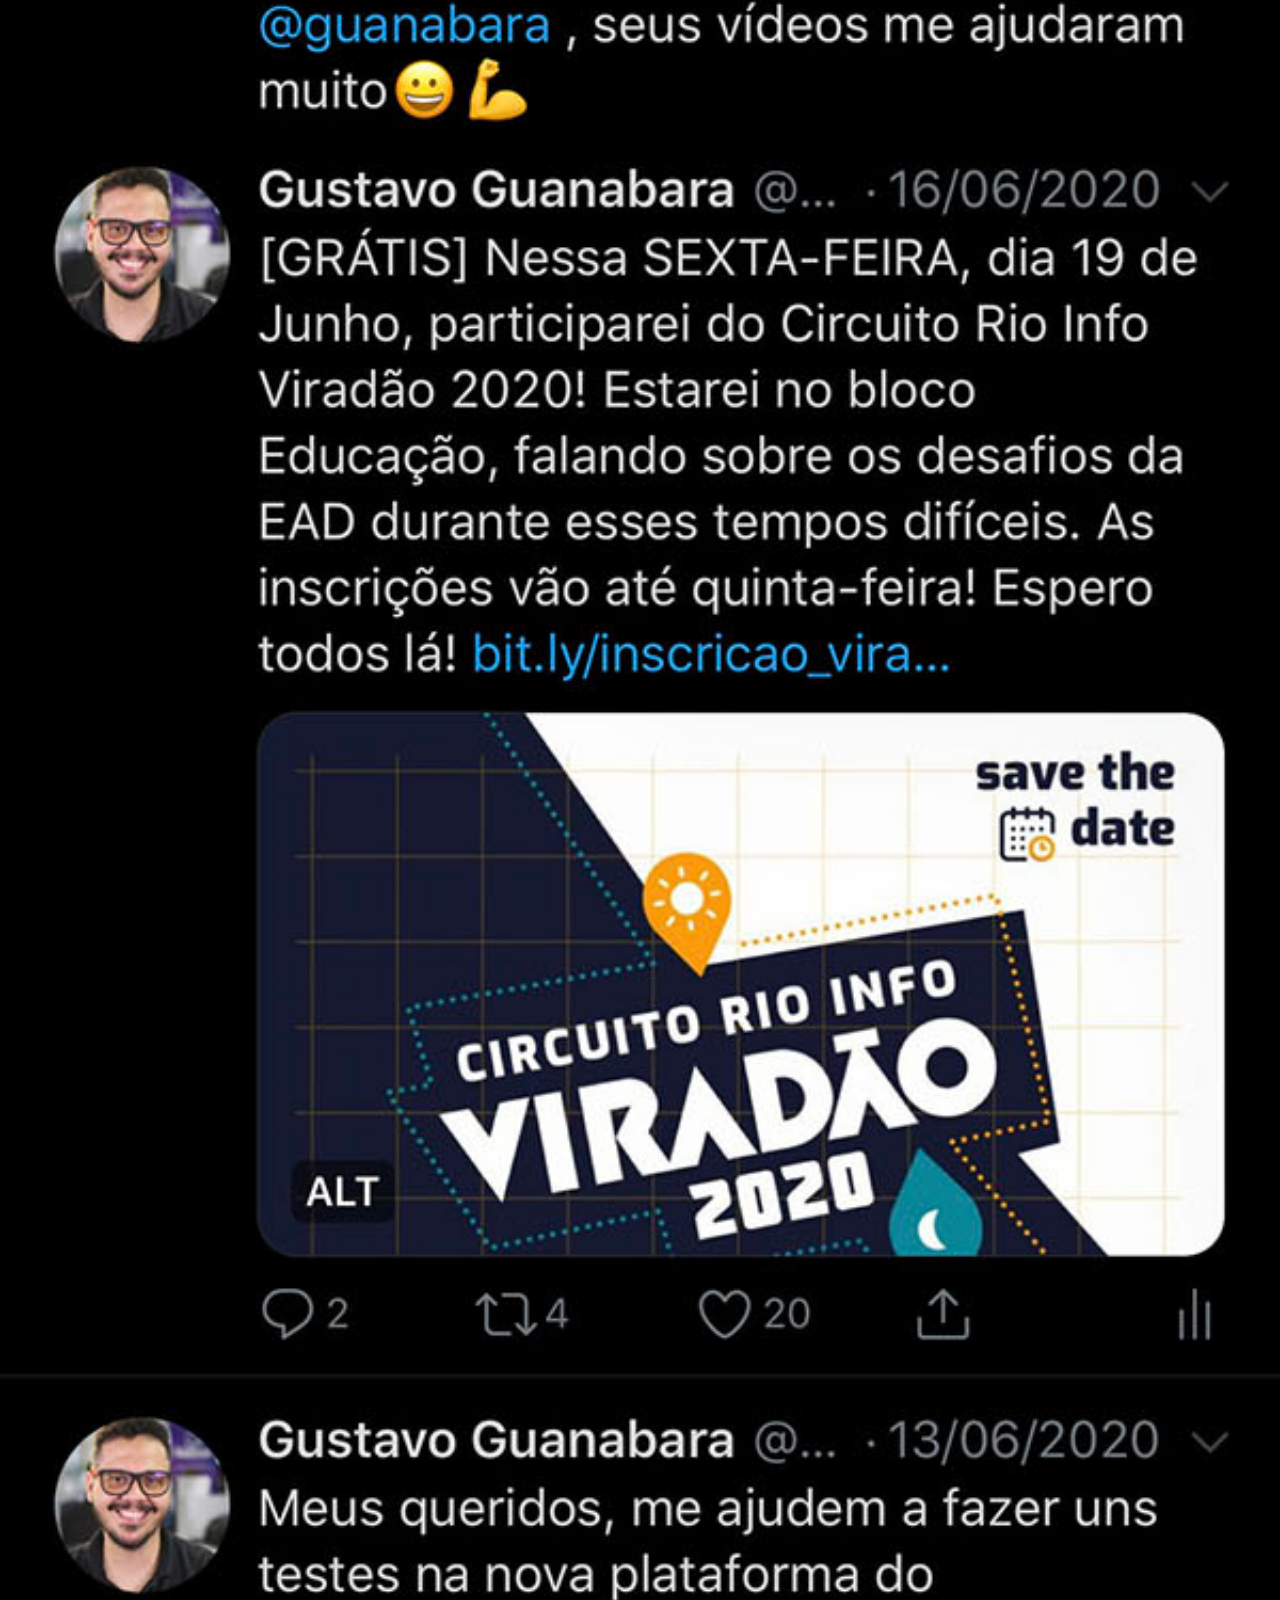
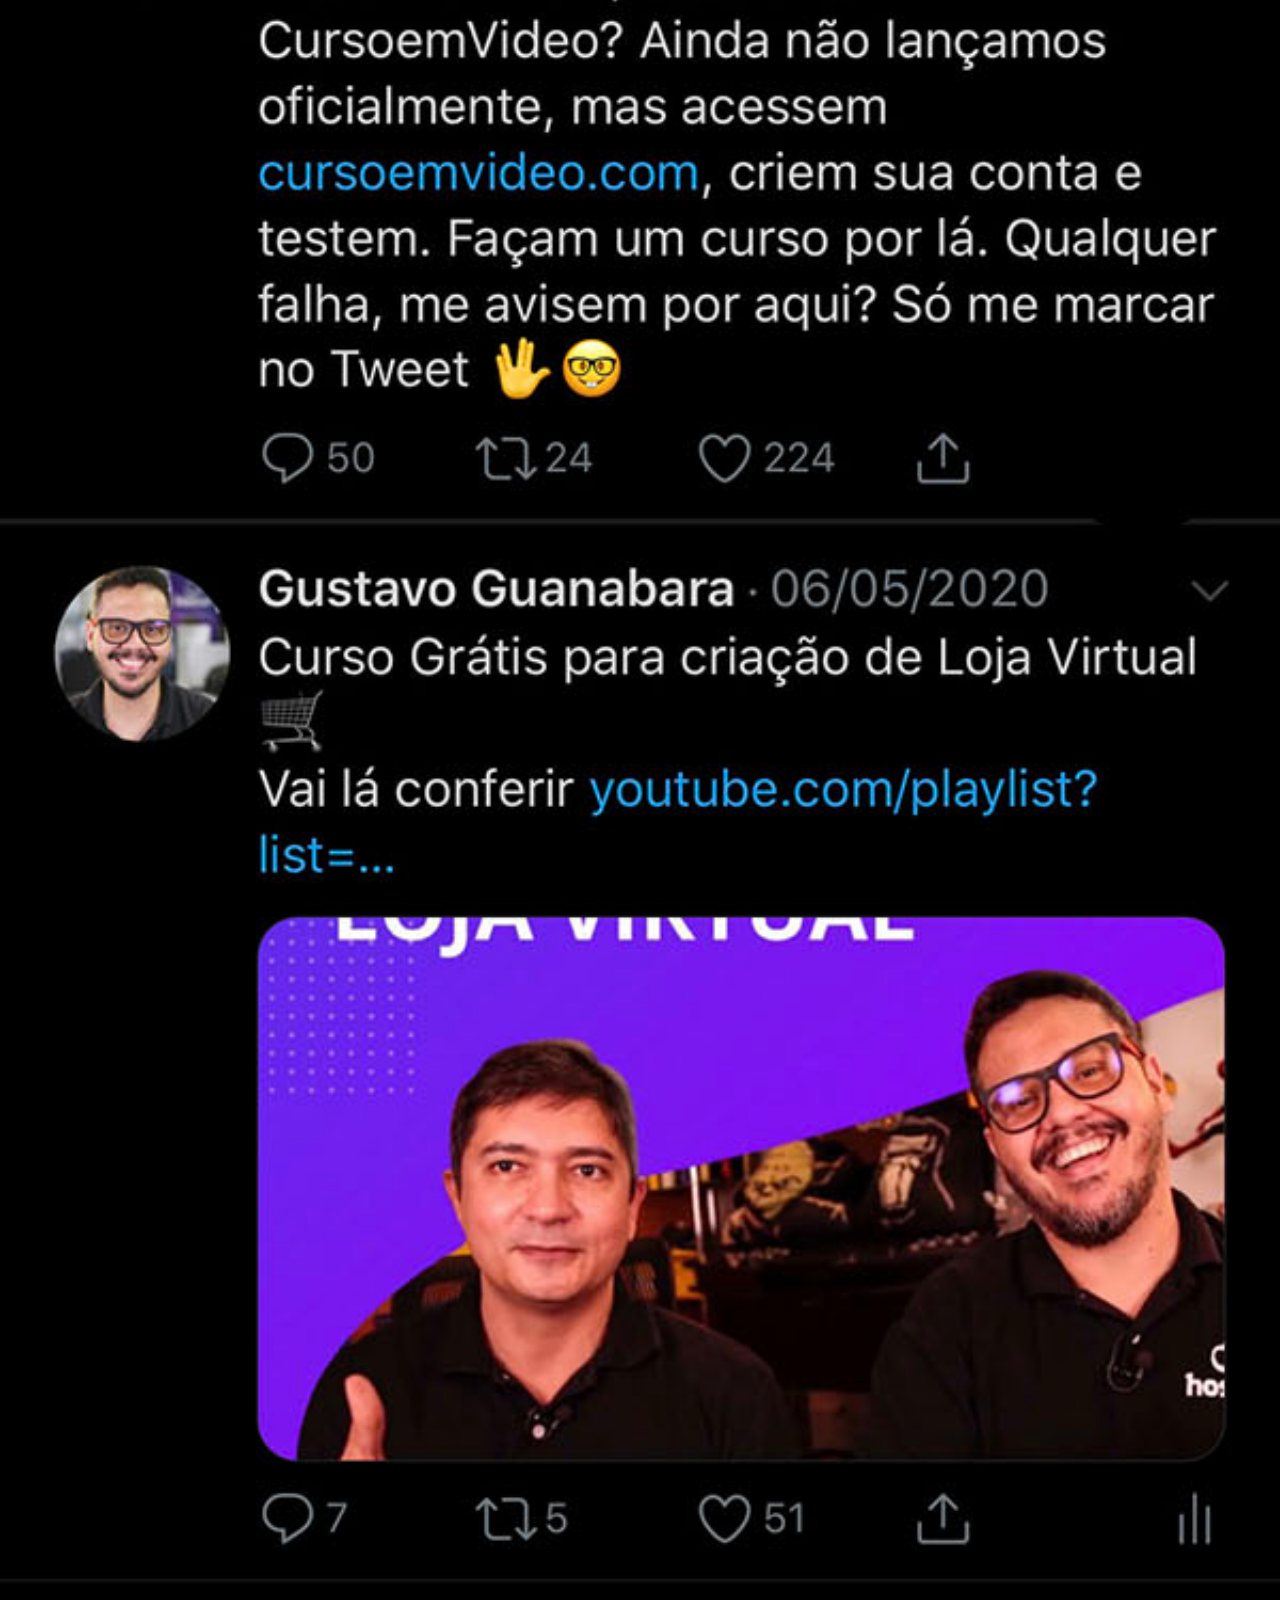
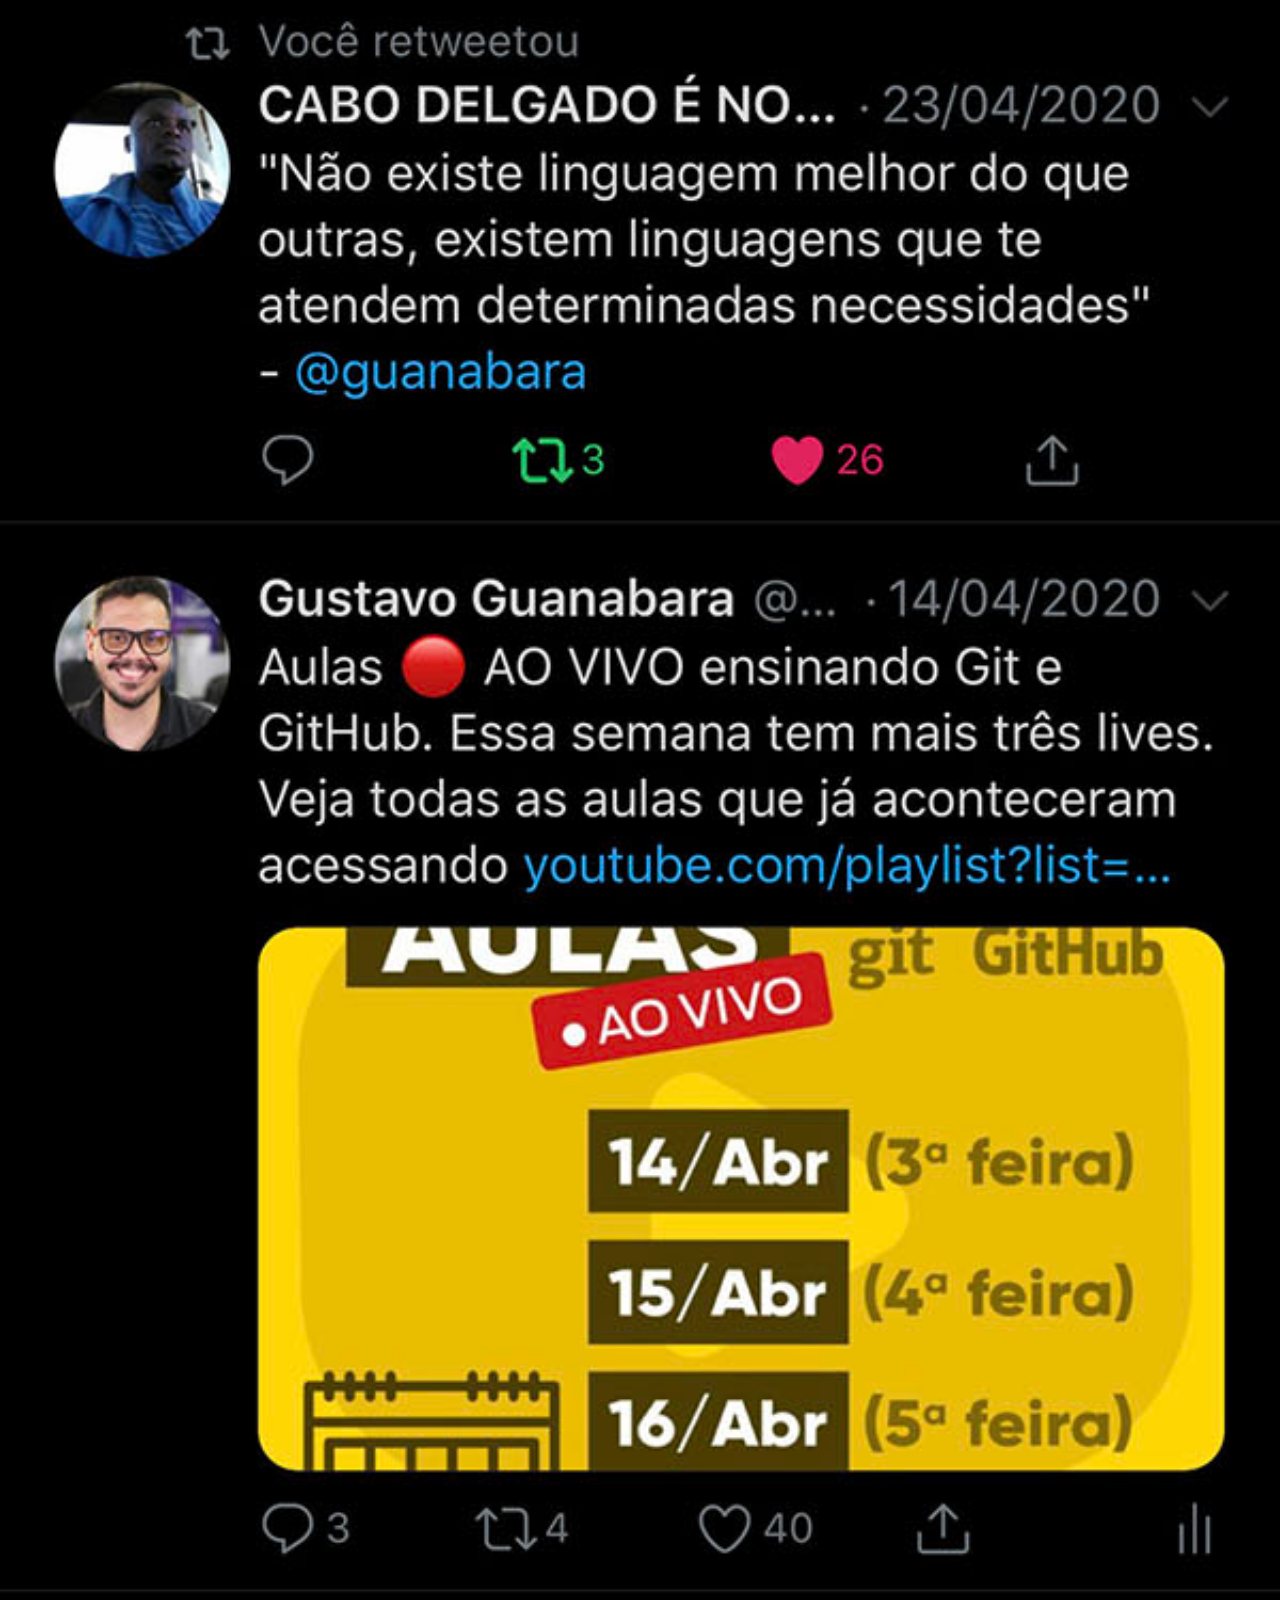
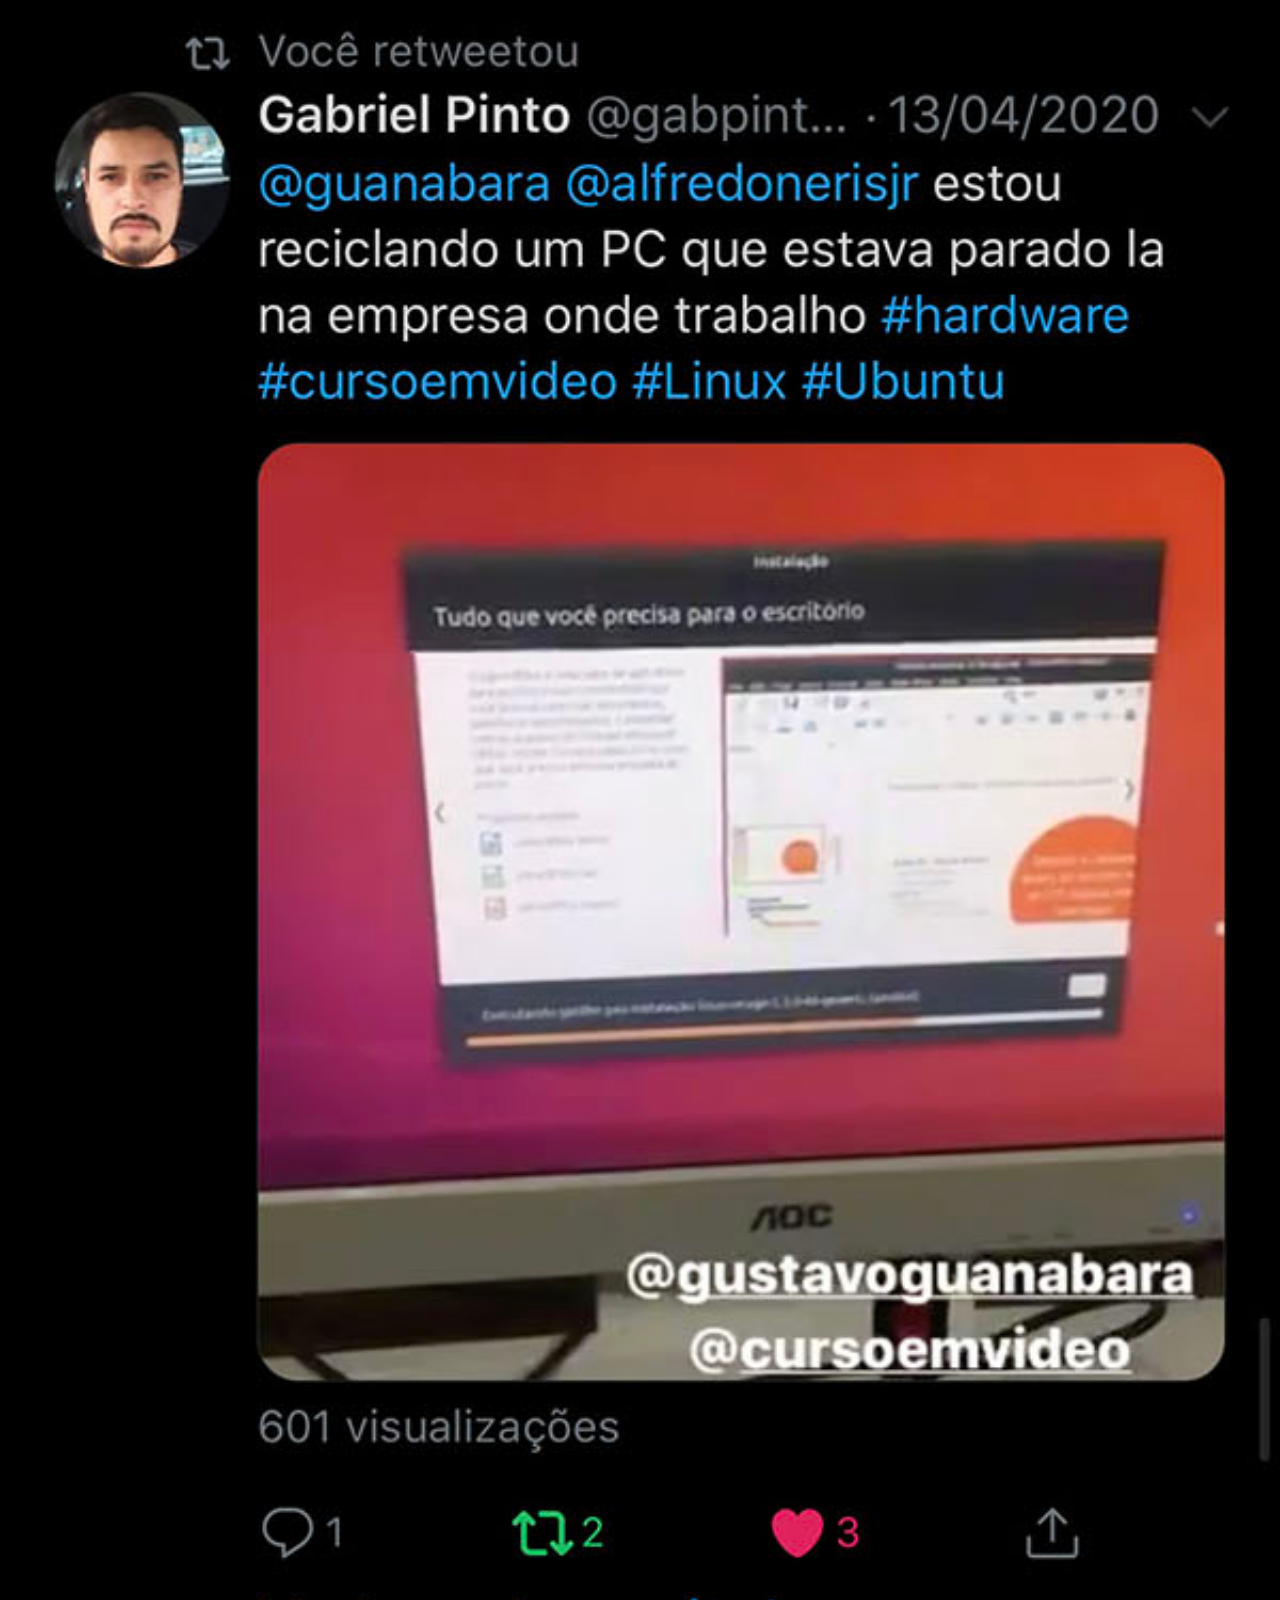
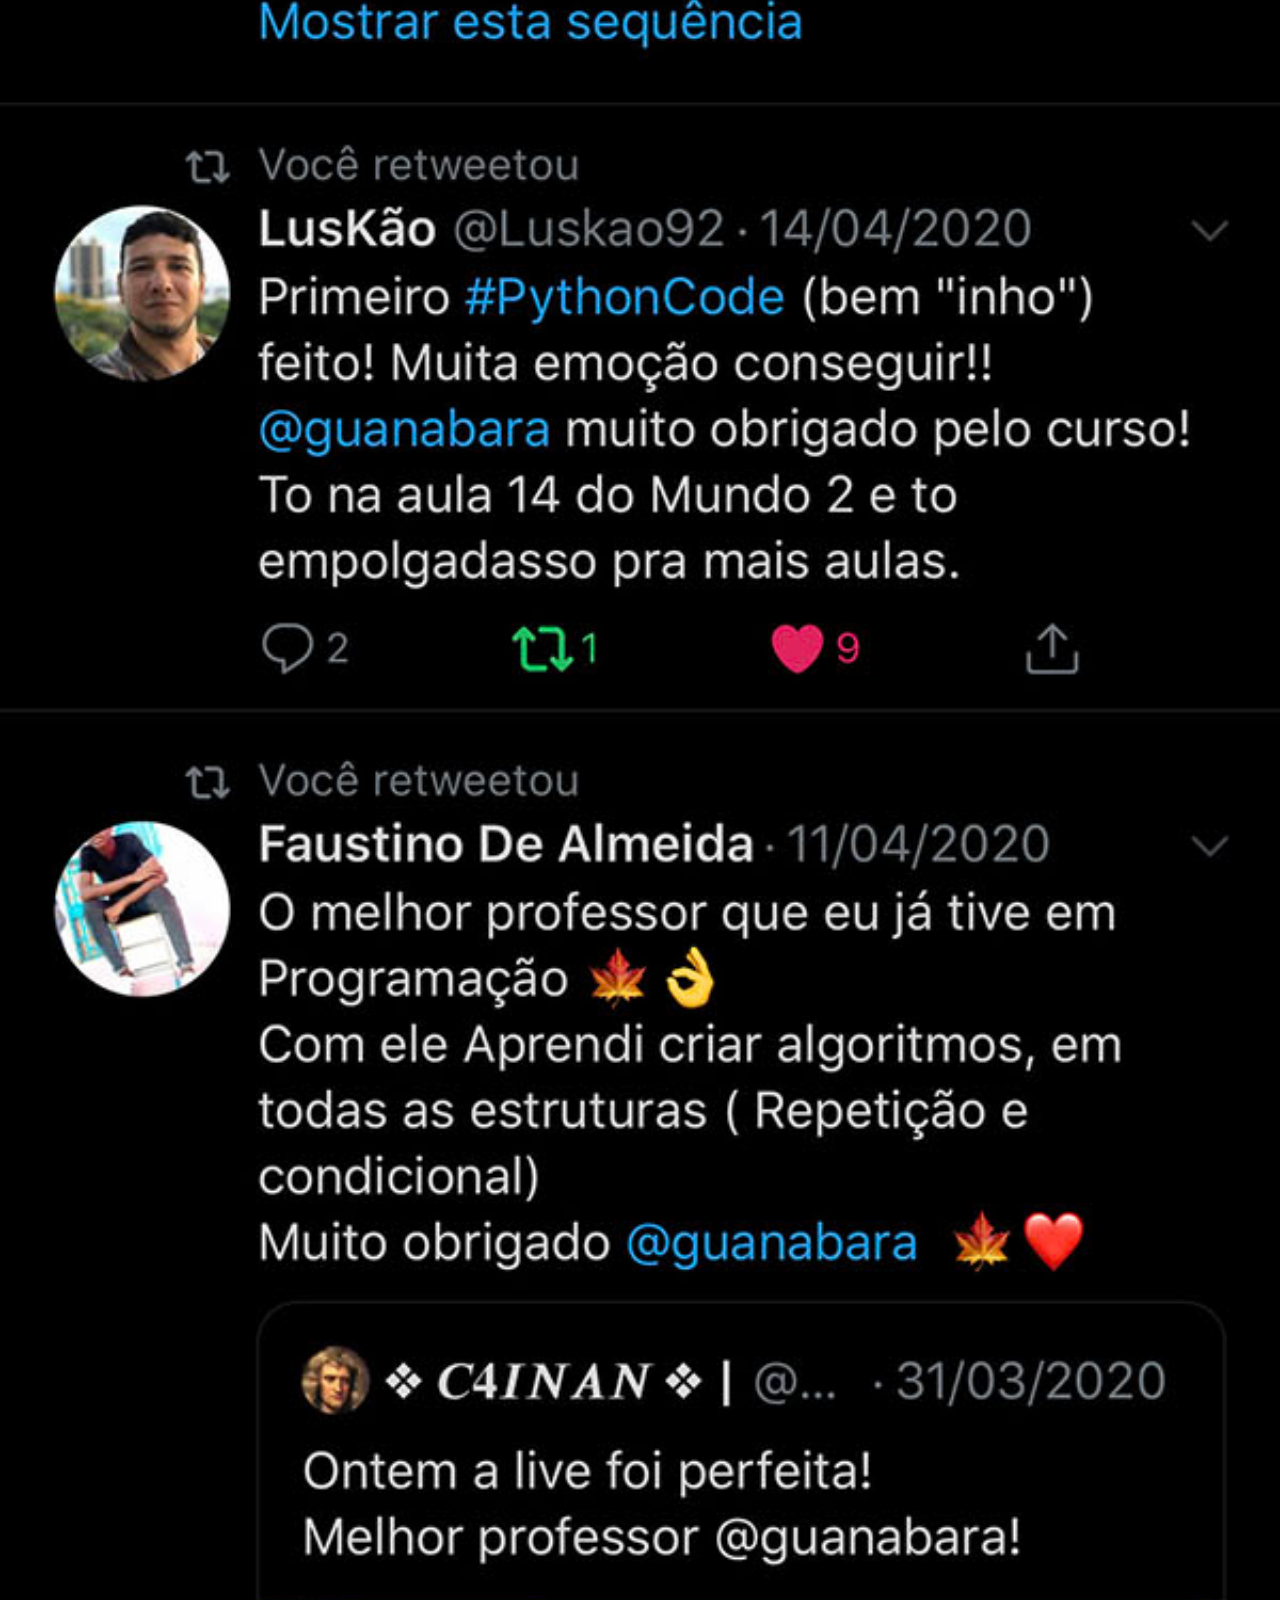
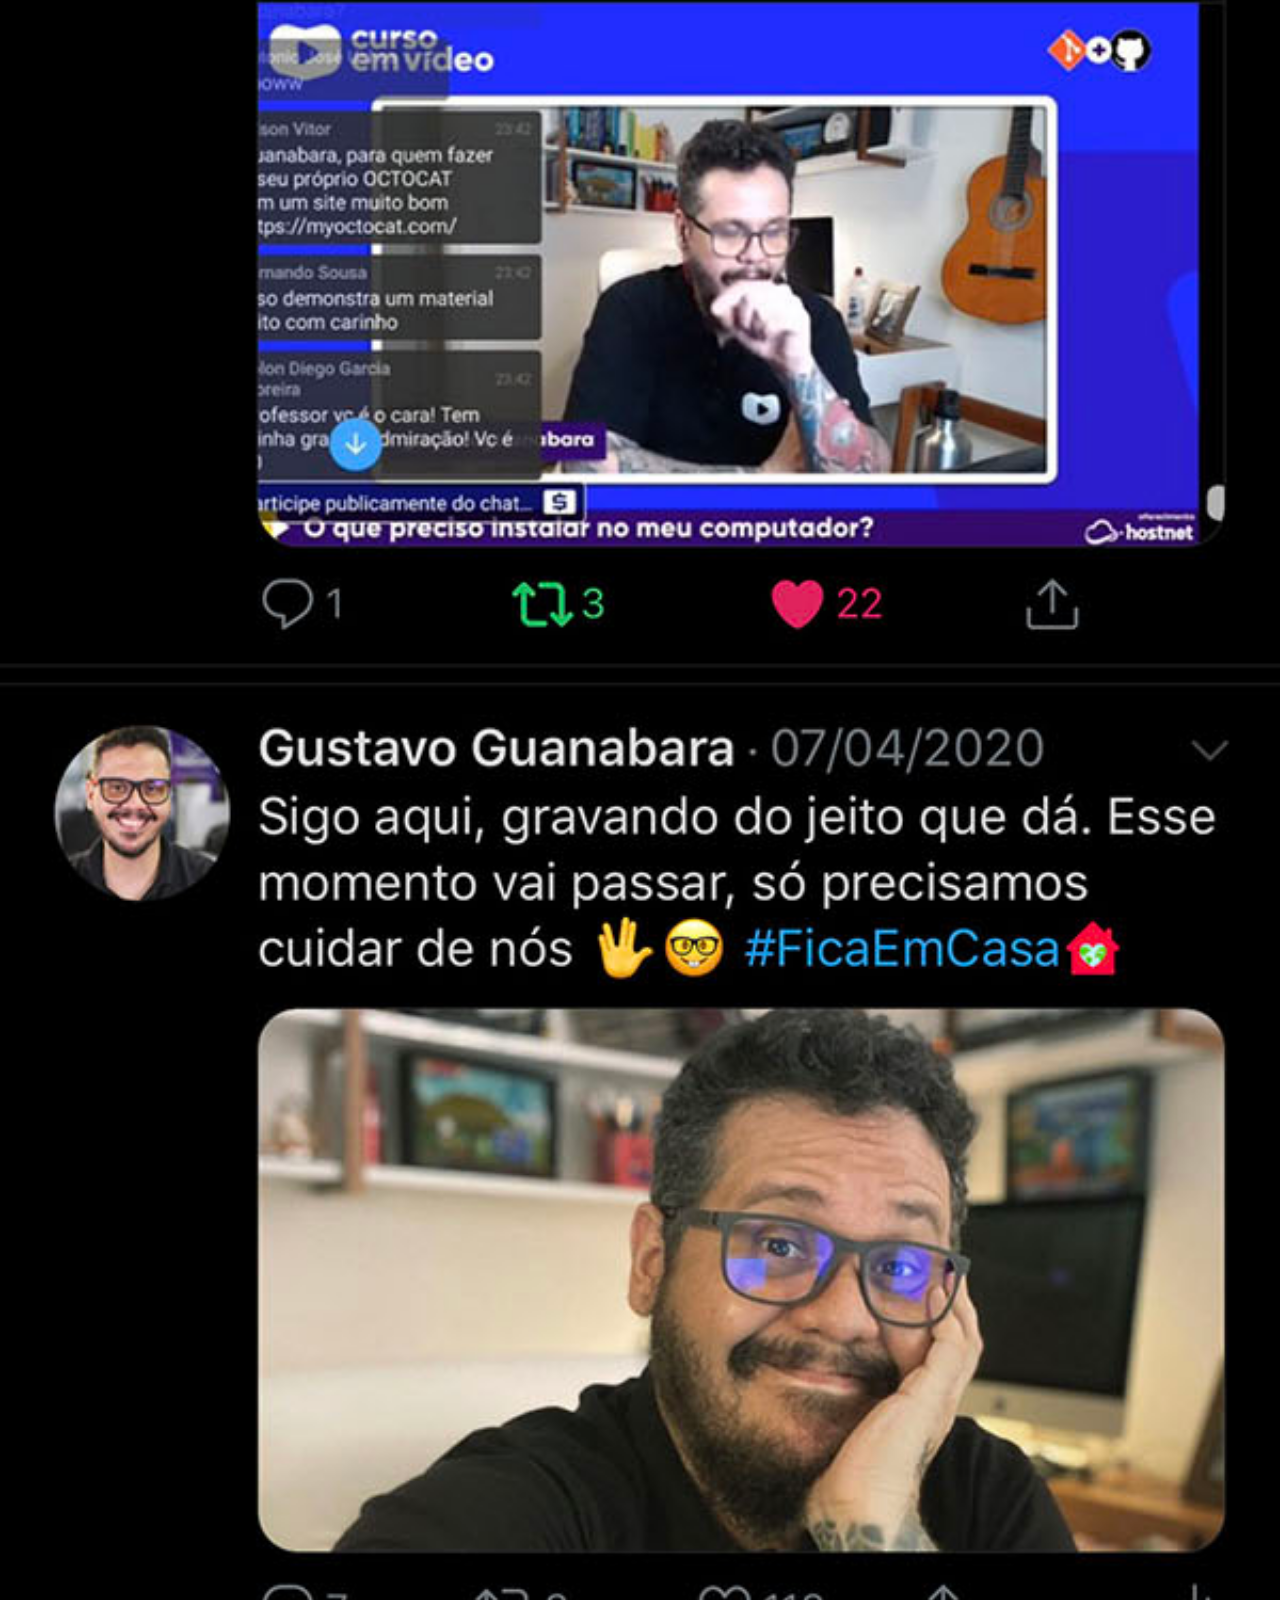
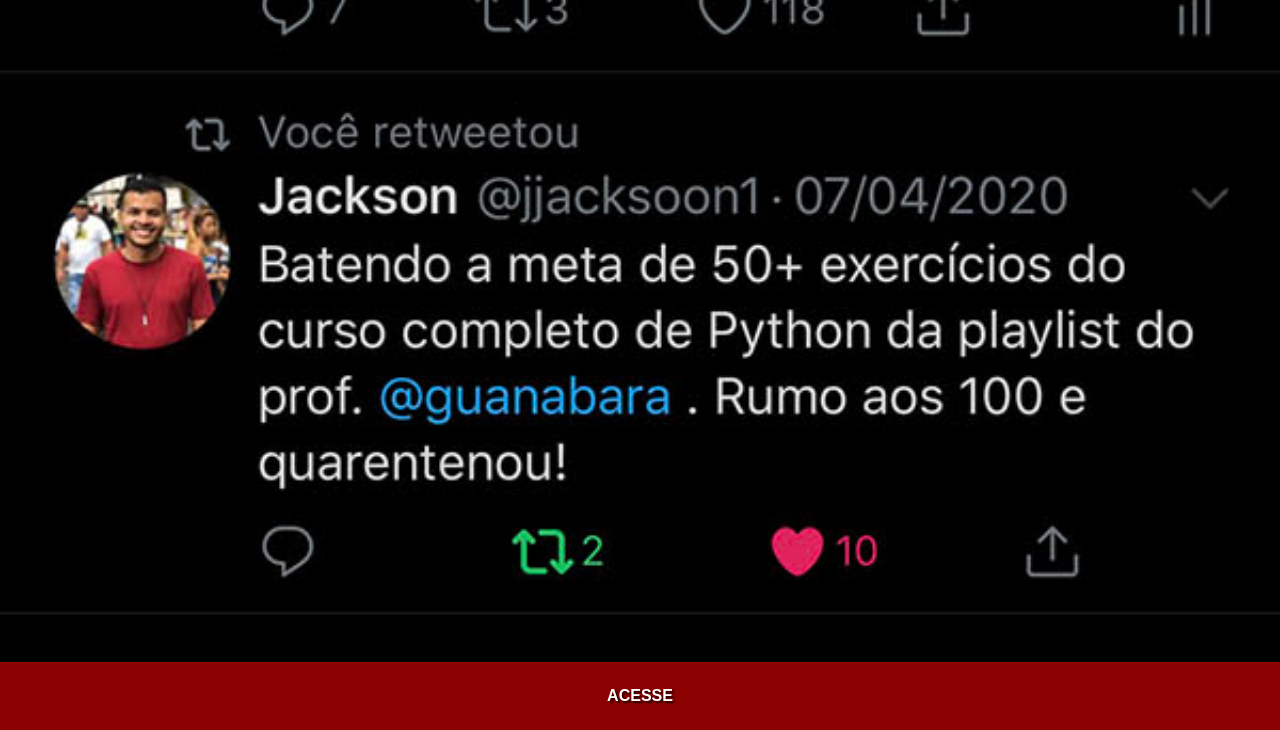
<file: twitter.html>
<!DOCTYPE html>
<html lang="pt-br">
<head>
    <meta charset="UTF-8">
    <meta name="viewport" content="width=device-width, initial-scale=1.0">
    <title>X</title>
    <link rel="stylesheet" href="estilos/social.css">
</head>
<body>
    <img src="imagens/tela-twitter.jpg" alt="X">~
    <a href="https://x.com/guanabara" target="_blank" >ACESSE</a>
</body>
</html>
</file>
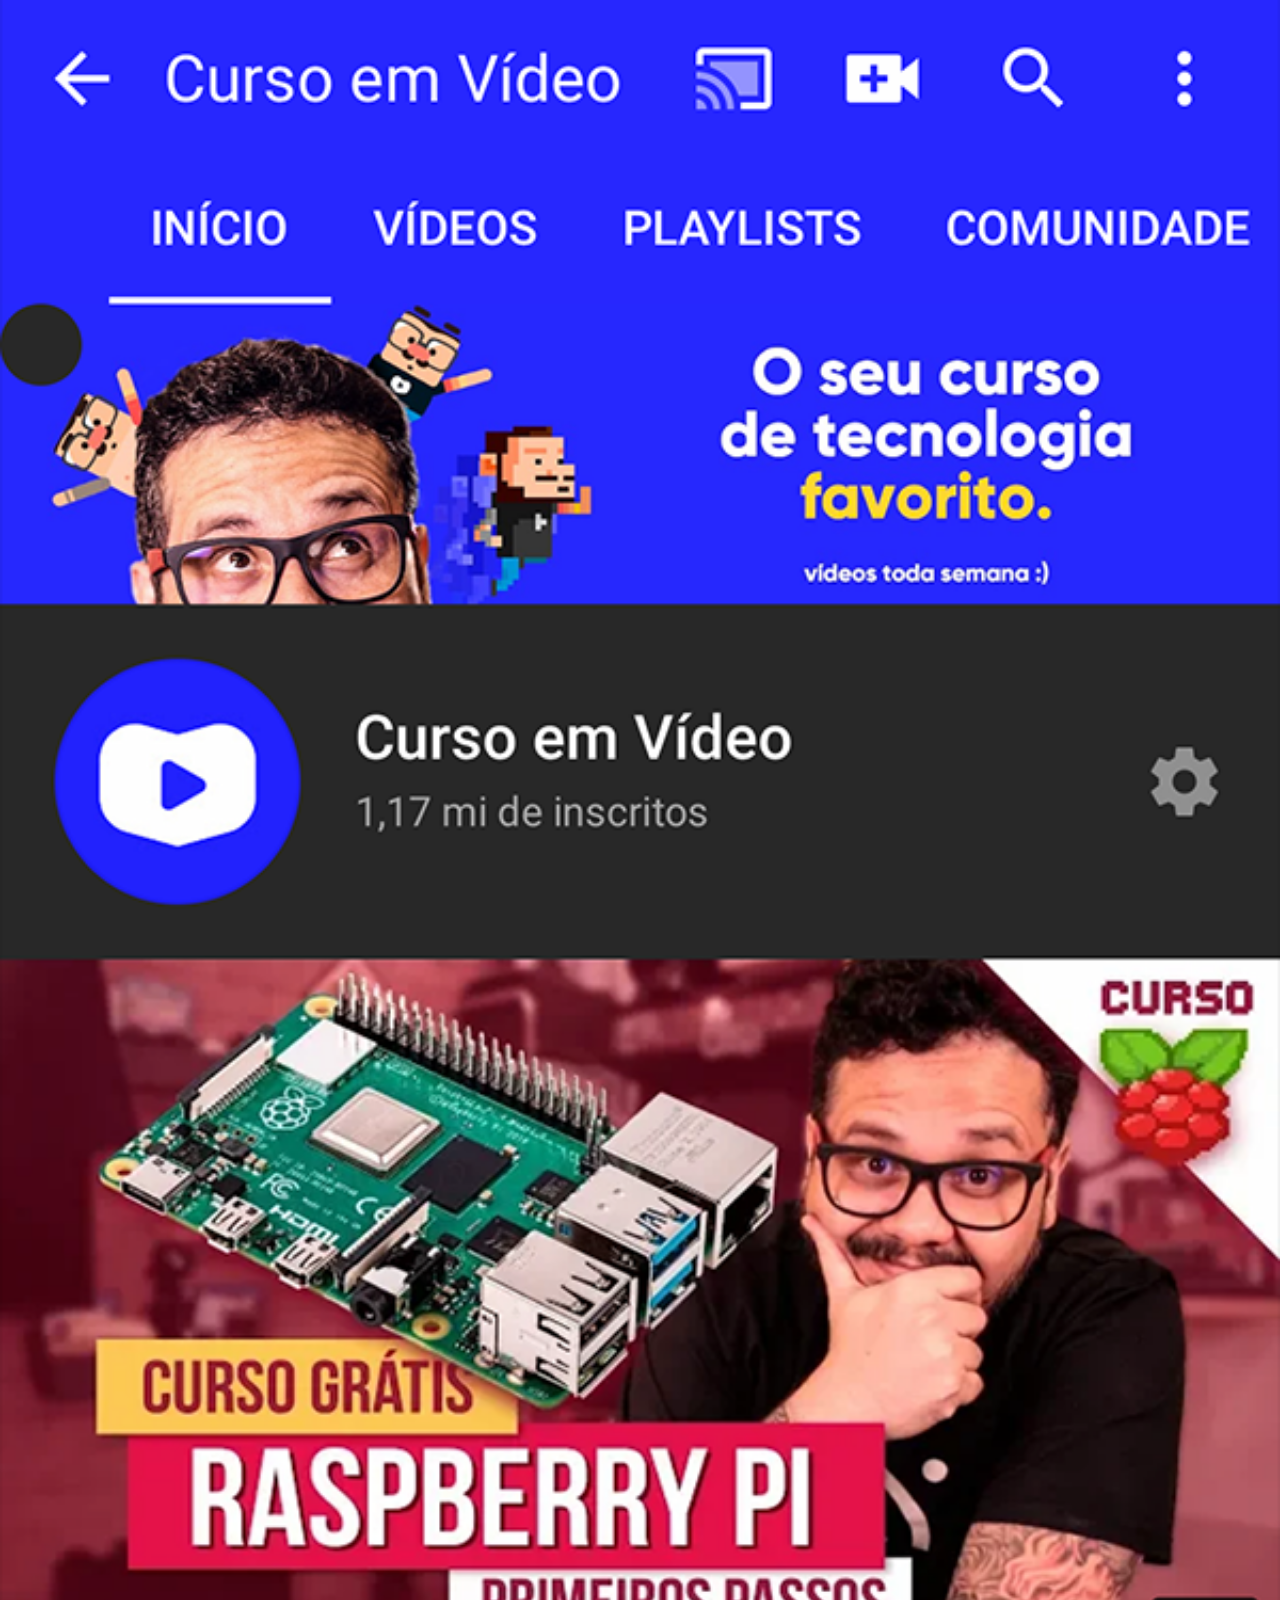
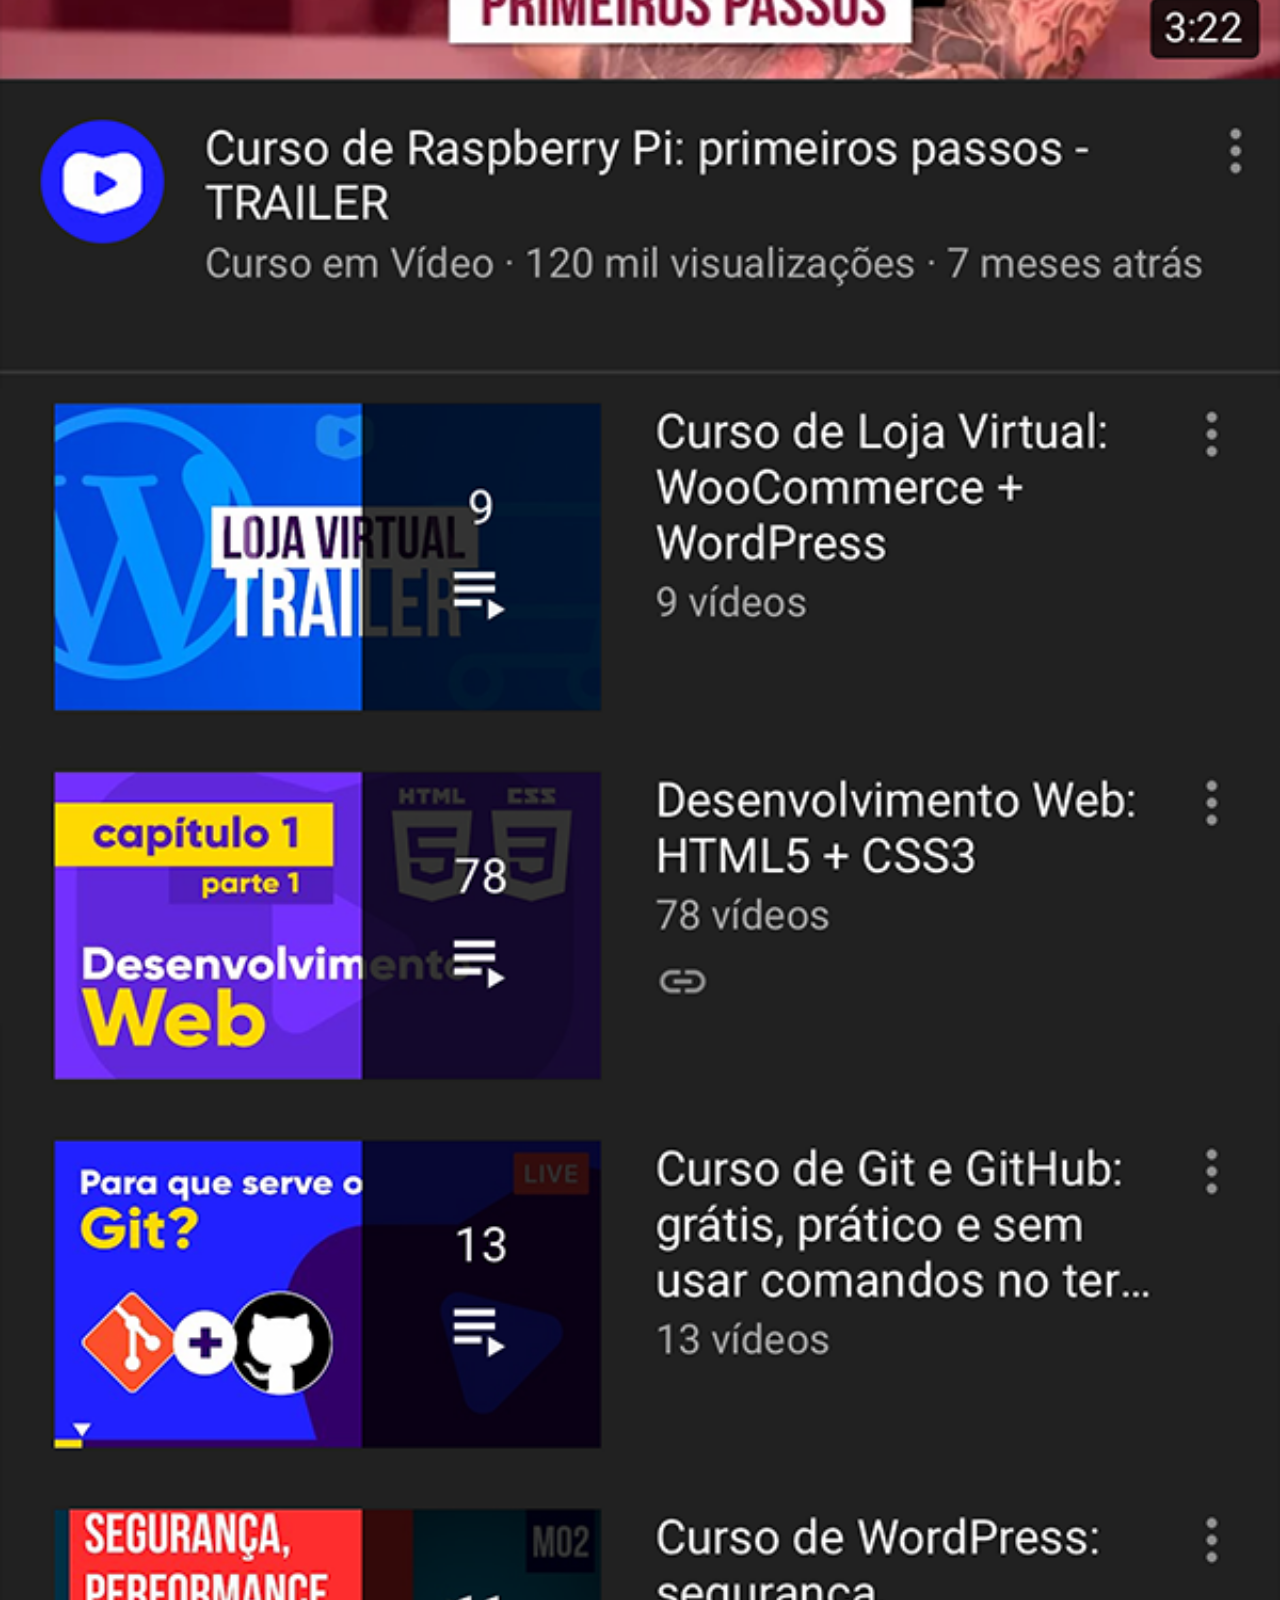
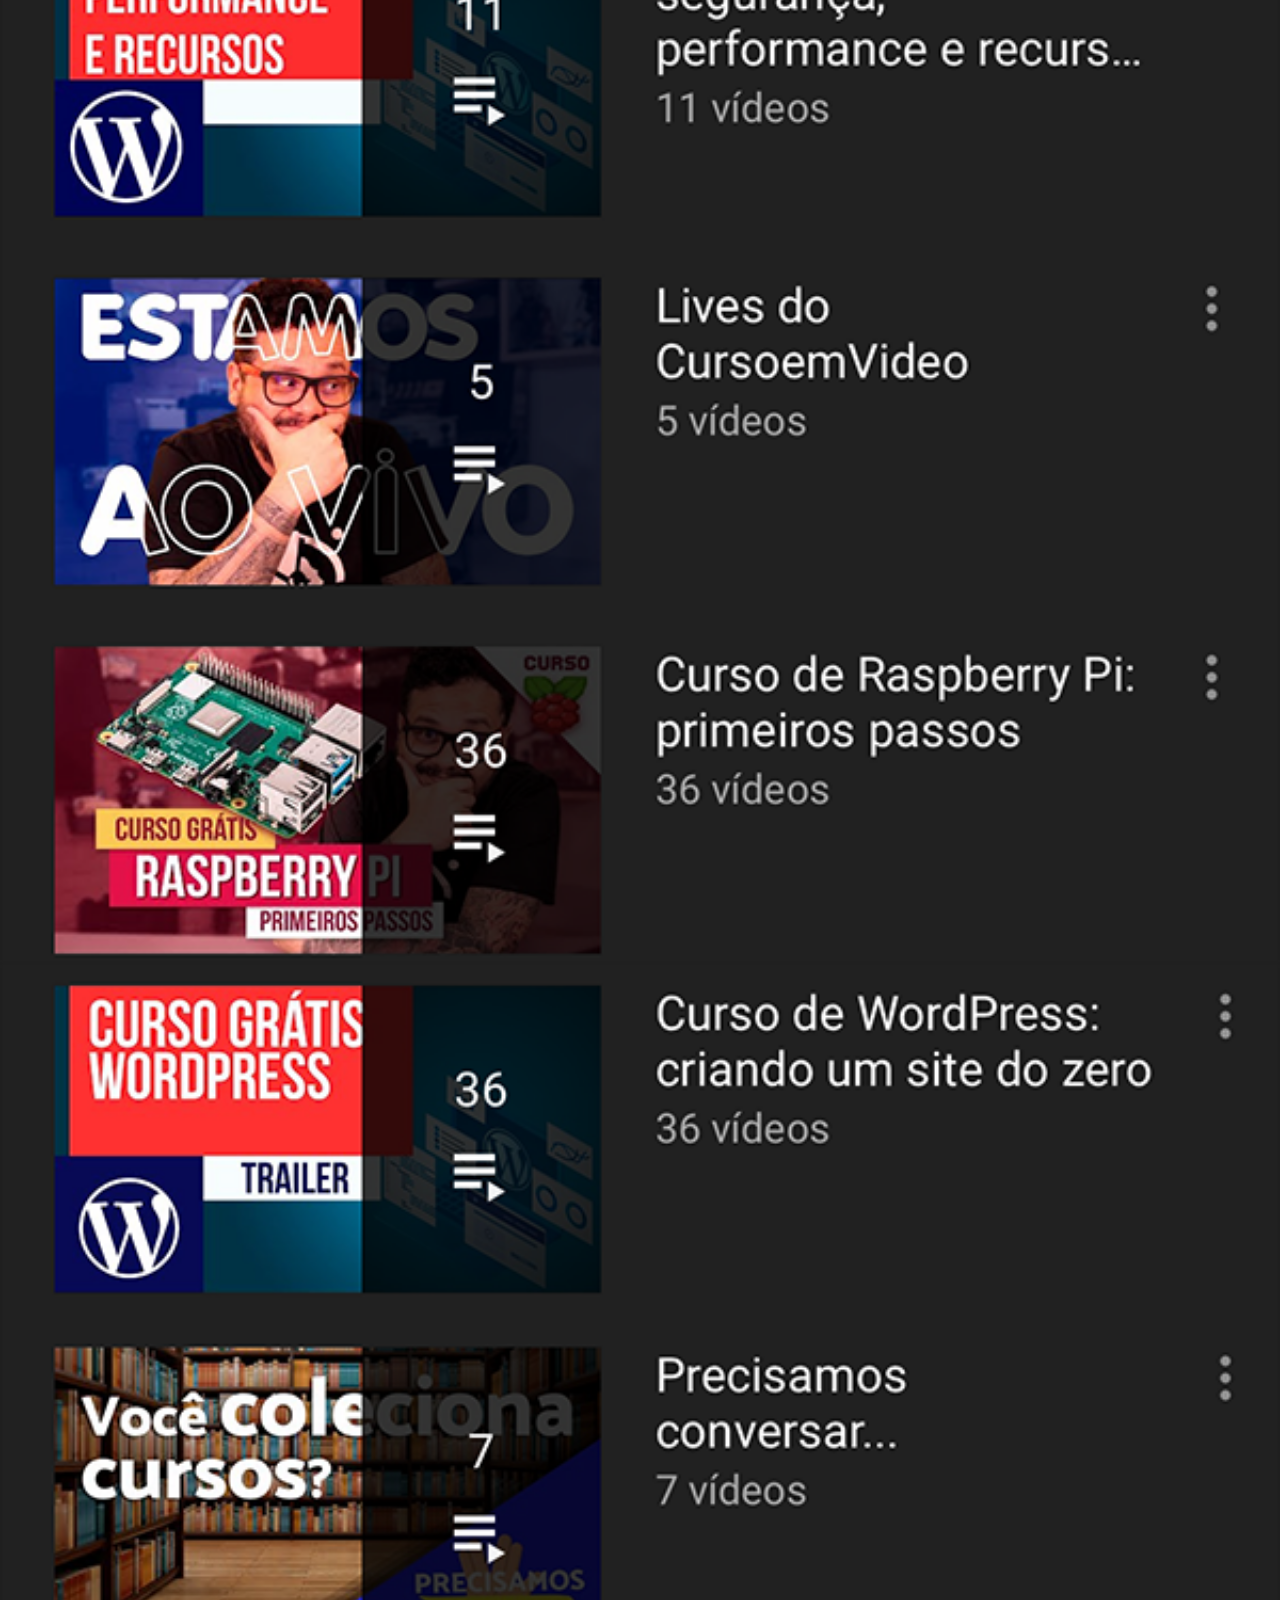
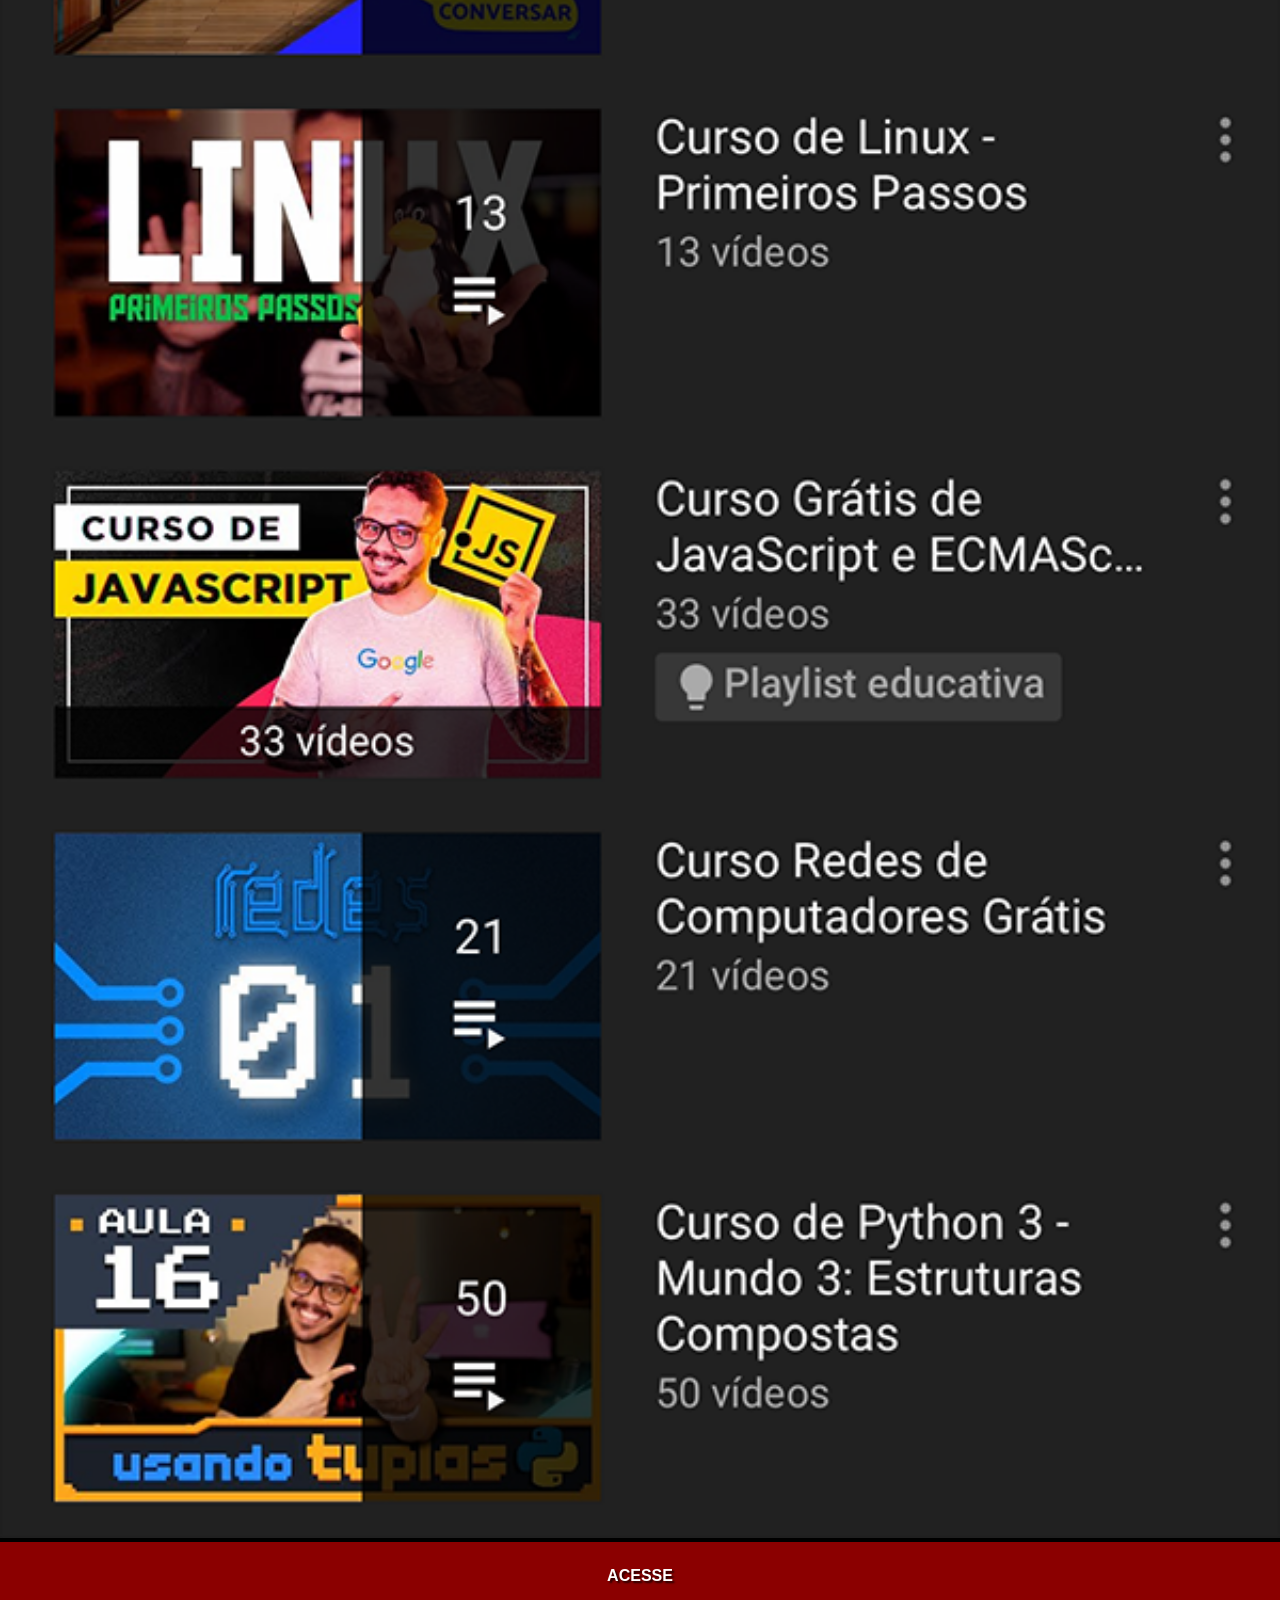
<file: youtube.html>
<!DOCTYPE html>
<html lang="pt-br">
<head>
    <meta charset="UTF-8">
    <meta name="viewport" content="width=device-width, initial-scale=1.0">
    <title>Youtube</title>
    <link rel="stylesheet" href="estilos/social.css">

</head>
<body>
    <img src="imagens/tela-youtube.png" alt="youtube">
    <a href="https://www.youtube.com/@cursoemvideo" target="_blank" >ACESSE</a>
</body>
</html>
</file>
<file: estilos/style.css>
charset "UTF-8";

*{
    margin: 0;
    padding: 0;
}

html,body{
    height: 100vh;
    width: 100vw;
    overflow: hidden;
}

body{
    background: url(../imagens/fundo-madeira.jpg) no-repeat top center ;
    background-size: cover;
    background-attachment:fixed;

}

main{
    position: relative;
    height: 100vh;
}

section#cell{
    position: absolute;
    top: 50%;
    left: 50%;
    transform: translate(-50%, -50%);
    
    width: 311px;
    height: 627px;
    background: url(../imagens/frame-iphone.png) no-repeat ;
}

iframe#tela{
    position: absolute;
    top: 80px;
    left: 22px;
    width: 267px;
    height: 472px;
    border: none;
    -webkit-overflow-scrolling: touch;
    
    overflow-y: scroll;
    overflow-x: hidden;
    touch-action: pan-y;
}

section#redes{
    padding: 15px;
    position: relative;
    top: 50%;
    transform: translate(0%, -50%);
    text-align:right;
    
}

section#redes>a{
    display: inline-block;
    margin-bottom: 10px;
}


section#redes img{
    background-size:cover;
    width: 50px;
    border-radius:50%;
    box-shadow: 2px 2px 2px black;

}

section#redes>a>img:hover{
    cursor: pointer;
    border: solid 1px white;

    transform: translate(-3px,-3px);
    box-shadow: 4px 5px 5px black;

    transition: transform 0.2s, box-shadow 0.2s ;
    
}@
</file>
<file: estilos/social.css>
@charset "UTF-8";

    *{
            background-color: black;
            margin: 0;
            padding: 0;
            font-family: Arial, Helvetica, sans-serif;
        }

        ::-webkit-scrollbar{
            width: 0;
            height: 0;
        }

        img{
            width: 100vw;
        }

        a{
            display: block;
            text-align: center;
            background-color: darkred;
            color: white;
            font-weight: bold;
            padding: 25px;
            text-decoration: none;
            text-shadow: 2px 2px 2px rgba(0, 0, 0, 0.76);
        }

        a:hover{
            text-decoration: underline;
            cursor: pointer;
            background-color: red;
            text-shadow: 2px 2px 2px rgba(0, 0, 0, 0.76);
        }
</file>
